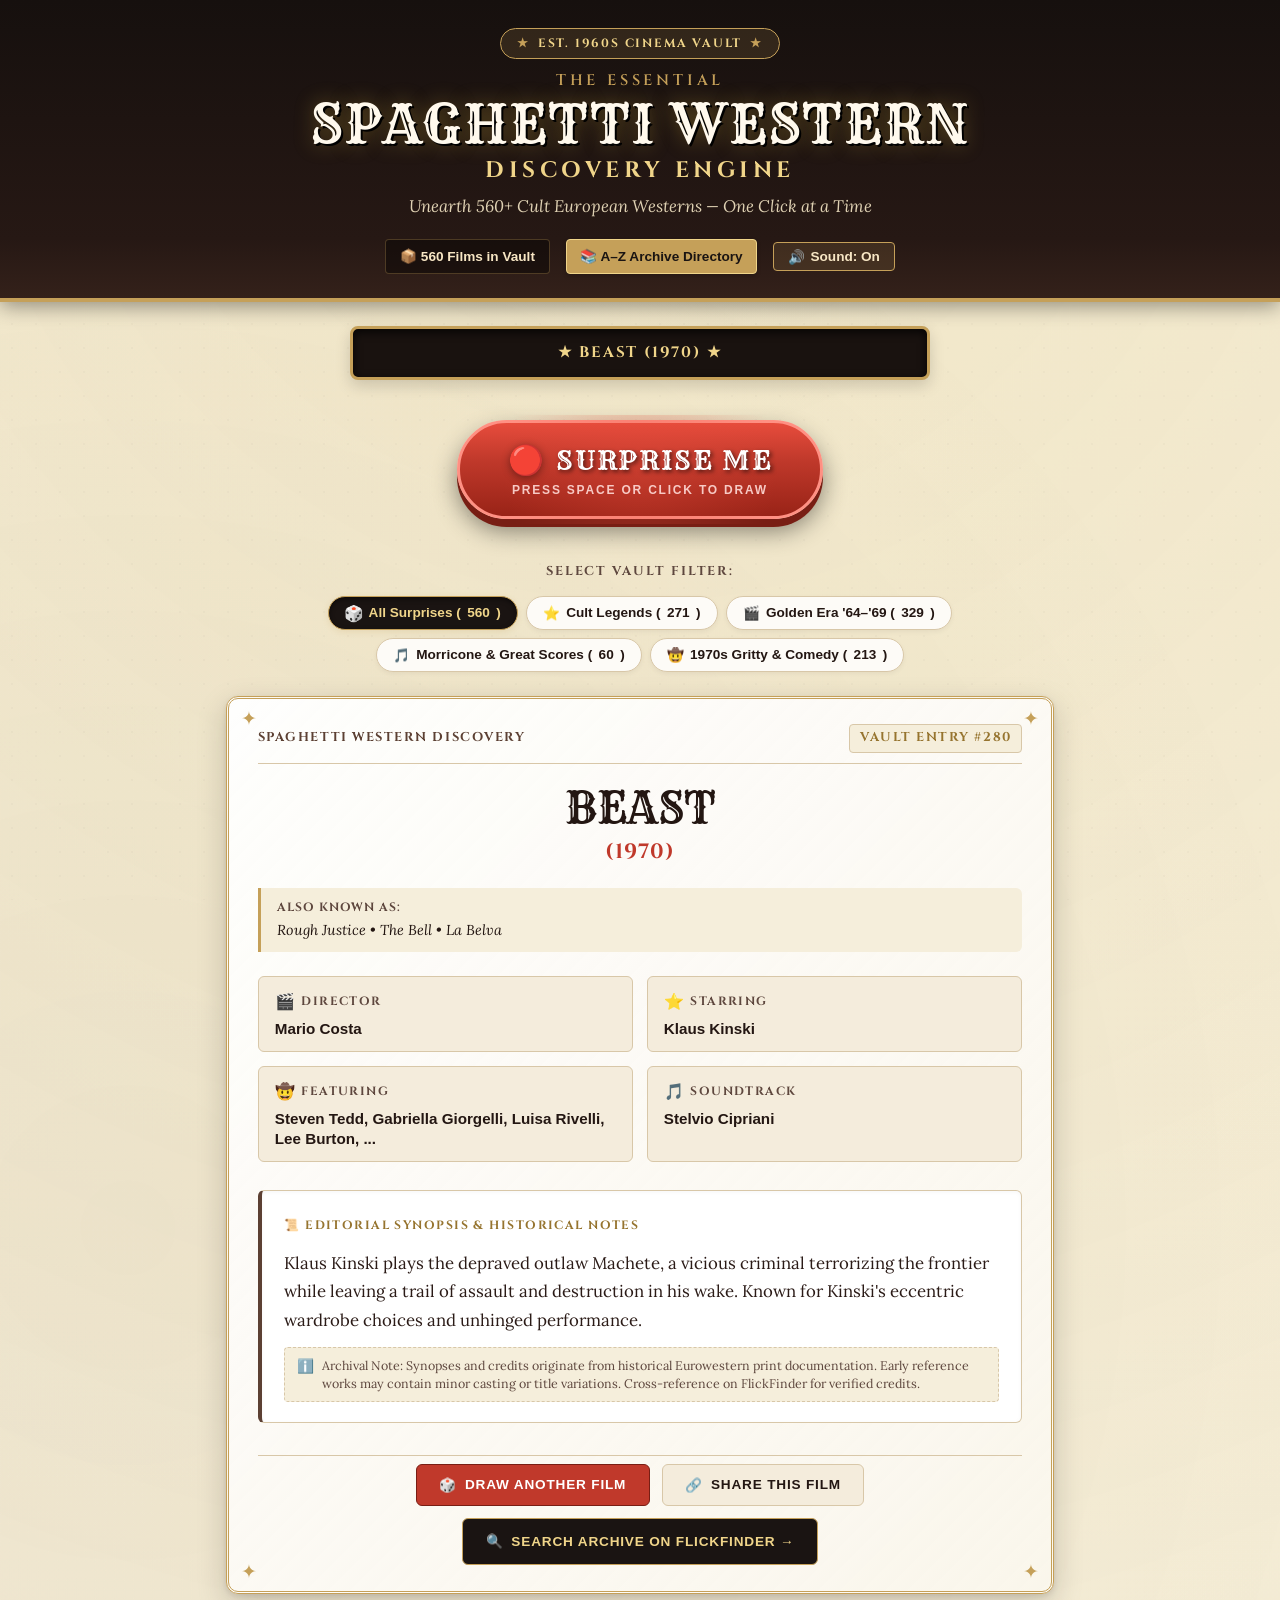
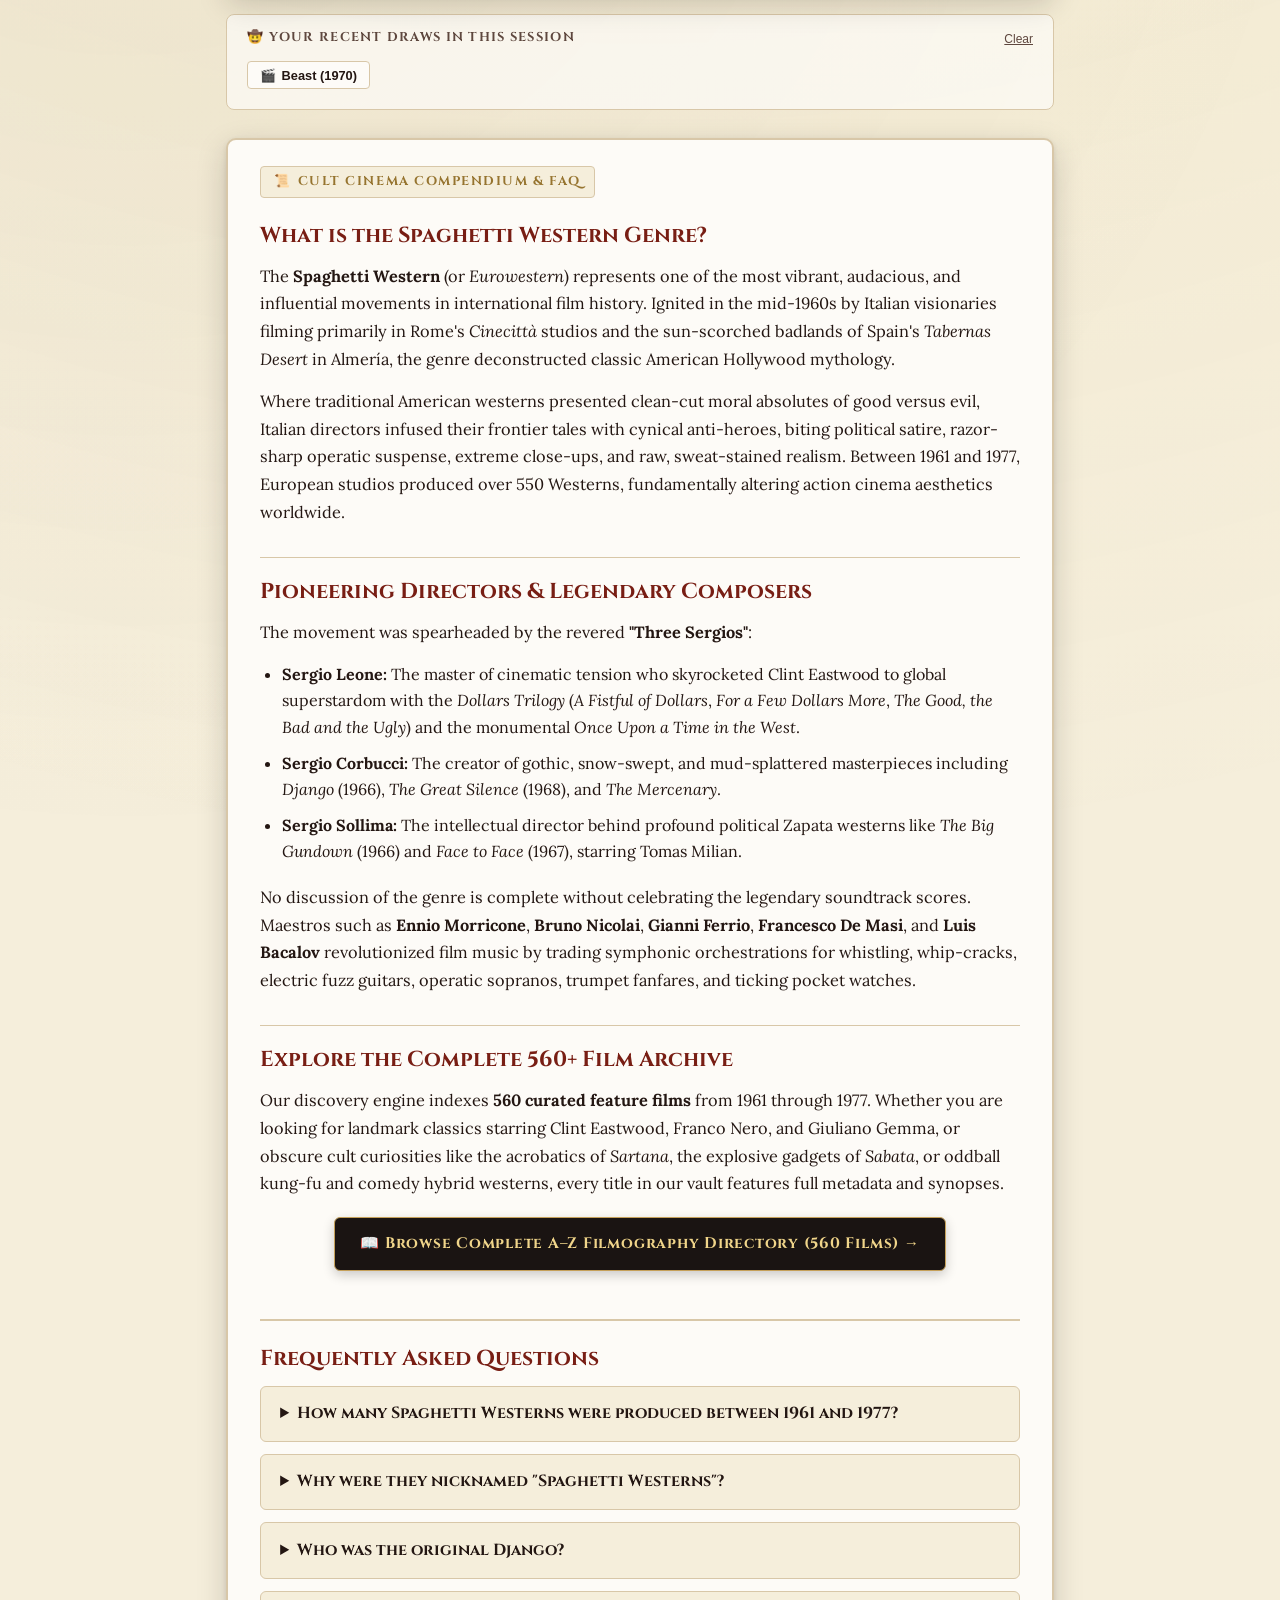
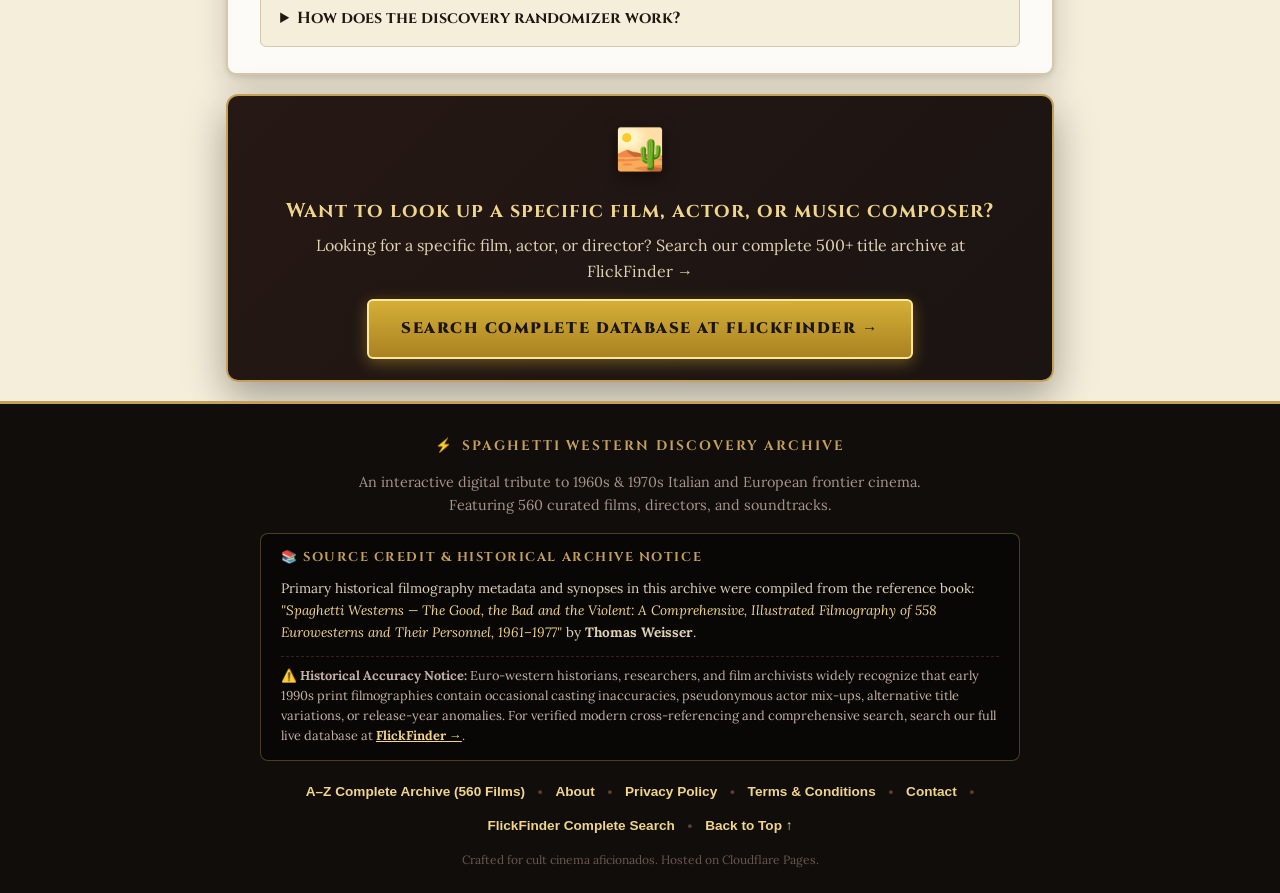
<file: index.html>
<!DOCTYPE html>
<html lang="en">
<head>
  <!-- Google tag (gtag.js) -->
  <script async src="https://www.googletagmanager.com/gtag/js?id=G-N15805MXQL"></script>
  <script>
    window.dataLayer = window.dataLayer || [];
    function gtag(){dataLayer.push(arguments);}
    gtag('js', new Date());
    gtag('config', 'G-N15805MXQL');
  </script>
  <meta charset="UTF-8">
  <meta name="viewport" content="width=device-width, initial-scale=1.0">
  <title>Spaghetti Western Discovery — 560+ Cult Euro-Westerns (1961–1977)</title>
  <meta name="description" id="meta-desc" content="Discover 560+ cult Spaghetti Westerns with our instant randomizer slot machine. Unearth rare Italian and European frontier cinema gems from the 1960s and 70s.">
  <meta name="keywords" content="Spaghetti Western, Italian Western, Sergio Leone, Ennio Morricone, Franco Nero, Giuliano Gemma, Euro Westerns, Cult Cinema, Film Discovery, Clint Eastwood, Western Movie Randomizer">
  <meta name="theme-color" content="#1a1412">
  <meta name="robots" content="index, follow">
  <link rel="canonical" id="meta-canonical" href="https://spaghetti-westerns.softcoverbooks.co.za/">

  <!-- OpenGraph / Facebook -->
  <meta property="og:type" content="website">
  <meta property="og:url" id="og-url" content="https://spaghetti-westerns.softcoverbooks.co.za/">
  <meta property="og:title" id="og-title" content="Spaghetti Western Discovery — 560+ Cult Euro-Westerns">
  <meta property="og:description" id="og-desc" content="Unearth 560+ Cult European Westerns — One Click at a Time. Instant discovery slot machine for 1960s and 70s Italian frontier cinema.">
  <meta property="og:image" content="https://spaghetti-westerns.softcoverbooks.co.za/1.jpg">

  <!-- Twitter Card -->
  <meta name="twitter:card" content="summary_large_image">
  <meta name="twitter:title" id="tw-title" content="Spaghetti Western Discovery — 560+ Cult Euro-Westerns">
  <meta name="twitter:description" id="tw-desc" content="Unearth 560+ Cult European Westerns — One Click at a Time. Instant discovery slot machine for 1960s and 70s Italian frontier cinema.">
  <meta name="twitter:image" content="https://spaghetti-westerns.softcoverbooks.co.za/1.jpg">

  <!-- Google Fonts Preconnect & Optimized Loading -->
  <link rel="preconnect" href="https://fonts.googleapis.com">
  <link rel="preconnect" href="https://fonts.gstatic.com" crossorigin>
  <link href="https://fonts.googleapis.com/css2?family=Cinzel:wght@600;700;900&family=Lora:ital,wght@0,400;0,600;1,400&family=Rye&display=swap" rel="stylesheet">

  <link rel="stylesheet" href="style.css?v=2.3">

  <!-- Schema.org WebSite & WebApplication Structured Data -->
  <script type="application/ld+json">
  {
    "@context": "https://schema.org",
    "@graph": [
      {
        "@type": "WebSite",
        "@id": "https://spaghetti-westerns.softcoverbooks.co.za/#website",
        "url": "https://spaghetti-westerns.softcoverbooks.co.za/",
        "name": "Spaghetti Western Discovery",
        "description": "The essential interactive discovery engine and filmography for 560+ European Spaghetti Western films produced between 1961 and 1977.",
        "inLanguage": "en-US"
      },
      {
        "@type": "WebApplication",
        "@id": "https://spaghetti-westerns.softcoverbooks.co.za/#webapp",
        "name": "Spaghetti Western Discovery Engine",
        "url": "https://spaghetti-westerns.softcoverbooks.co.za/",
        "applicationCategory": "EntertainmentApplication",
        "operatingSystem": "All",
        "description": "Random film discovery engine for 560+ Italian and European Spaghetti Westerns with full metadata, trivia, and deep-linking."
      },
      {
        "@type": "FAQPage",
        "@id": "https://spaghetti-westerns.softcoverbooks.co.za/#faq",
        "mainEntity": [
          {
            "@type": "Question",
            "name": "What is the Spaghetti Western film genre?",
            "acceptedAnswer": {
              "@type": "Answer",
              "text": "The Spaghetti Western is a broad subgenre of Western films that emerged in the mid-1960s, predominantly produced and directed by Italian filmmakers and often co-produced with Spain, West Germany, and France. Filmed in locations like the Tabernas Desert in Almería, Spain, and Rome's Cinecittà studios, they are known for operatic violence, moral ambiguity, cynical anti-heroes, extreme close-ups, and iconic musical scores by composers such as Ennio Morricone."
            }
          },
          {
            "@type": "Question",
            "name": "How many Spaghetti Westerns were made between 1961 and 1977?",
            "acceptedAnswer": {
              "@type": "Answer",
              "text": "Over 550 feature-length European Westerns were produced during the golden era between 1961 and the late 1970s. Our archive meticulously indexes 560 of these cult titles with release years, alternative international titles, directors, lead stars, and soundtrack composers."
            }
          },
          {
            "@type": "Question",
            "name": "Who was the original Django?",
            "acceptedAnswer": {
              "@type": "Answer",
              "text": "The original Django was portrayed by Italian actor Franco Nero in Sergio Corbucci's landmark 1966 film 'Django'. The character became an international sensation, inspiring over 30 unofficial sequels and imitators throughout European cinema."
            }
          },
          {
            "@type": "Question",
            "name": "How does the Spaghetti Western discovery randomizer work?",
            "acceptedAnswer": {
              "@type": "Answer",
              "text": "Clicking the 'Surprise Me' button triggers a fast client-side slot-machine randomizer that selects a film from our curated 560-title database. Every draw updates the URL with a unique parameter (e.g., ?film=django-1966) allowing users to bookmark, share, and deep-link directly to any film."
            }
          }
        ]
      }
    ]
  }
  </script>

  <!-- Dynamic Movie Schema Placeholder (populated on ?film= or user draw) -->
  <script type="application/ld+json" id="movie-schema"></script>
  <link rel="icon" type="image/x-icon" href="/favicon.ico">
  <link rel="icon" type="image/png" sizes="32x32" href="/favicon-32x32.png">
  <link rel="icon" type="image/png" sizes="16x16" href="/favicon-16x16.png">
  <link rel="apple-touch-icon" sizes="180x180" href="/apple-touch-icon.png">
</head>
<body>
  <div class="dust-overlay" aria-hidden="true"></div>

  <!-- Header Container -->
  <header class="site-header">
    <div class="header-inner">
      <div class="header-badge">
        <span class="badge-star">★</span>
        <span class="badge-text">EST. 1960s CINEMA VAULT</span>
        <span class="badge-star">★</span>
      </div>
      <h1 class="site-title">
        <span class="title-sub">THE ESSENTIAL</span>
        <span class="title-main">SPAGHETTI WESTERN</span>
        <span class="title-accent">DISCOVERY ENGINE</span>
      </h1>
      <p class="site-tagline">Unearth 560+ Cult European Westerns — One Click at a Time</p>
      
      <div class="header-controls">
        <span class="vault-counter" id="vault-count-badge">📦 560 Films in Vault</span>
        <a href="/archive" class="header-archive-link" title="Browse full A-Z directory">📚 A–Z Archive Directory</a>
        <button type="button" class="sound-toggle-btn" id="sound-btn" aria-label="Toggle sound effects">
          <span id="sound-icon">🔊</span> <span id="sound-text">Sound: On</span>
        </button>
      </div>
    </div>
  </header>


  <main class="main-content" id="main-app">
    <!-- Centerpiece Draw Machine -->
    <section class="draw-centerpiece" aria-labelledby="draw-heading">
      <h2 id="draw-heading" class="sr-only">Draw a Random Spaghetti Western</h2>

      <div class="slot-machine-hud">
        <div class="hud-ticker-window" id="hud-ticker">
          <div class="ticker-content" id="ticker-text">READY FOR YOUR NEXT DRAW</div>
        </div>
      </div>

      <div class="button-stage">
        <button type="button" class="btn-surprise-me" id="draw-btn" aria-label="Draw a random spaghetti western film">
          <span class="btn-glow" aria-hidden="true"></span>
          <span class="btn-inner">
            <span class="btn-icon">🔴</span>
            <span class="btn-text">SURPRISE ME</span>
          </span>
          <span class="btn-subtext">Press SPACE or Click to Draw</span>
        </button>
      </div>

      <!-- Filter Pills -->
      <div class="filters-container" role="radiogroup" aria-label="Discovery Filters">
        <span class="filters-label">SELECT VAULT FILTER:</span>
        <div class="filter-pills">
          <button type="button" class="filter-pill active" data-filter="all" role="radio" aria-checked="true">
            <span class="pill-icon">🎲</span> All Surprises (<span id="count-all">560</span>)
          </button>
          <button type="button" class="filter-pill" data-filter="cult_icons" role="radio" aria-checked="false">
            <span class="pill-icon">⭐</span> Cult Legends (<span id="count-cult">210</span>)
          </button>
          <button type="button" class="filter-pill" data-filter="golden_era" role="radio" aria-checked="false">
            <span class="pill-icon">🎬</span> Golden Era '64–'69 (<span id="count-golden">340</span>)
          </button>
          <button type="button" class="filter-pill" data-filter="morricone" role="radio" aria-checked="false">
            <span class="pill-icon">🎵</span> Morricone &amp; Great Scores (<span id="count-music">85</span>)
          </button>
          <button type="button" class="filter-pill" data-filter="seventies" role="radio" aria-checked="false">
            <span class="pill-icon">🤠</span> 1970s Gritty &amp; Comedy (<span id="count-seventies">210</span>)
          </button>
        </div>
      </div>
    </section>

    <!-- Film Result Card Display -->
    <section class="result-section" id="result-section" aria-live="polite">
      <article class="western-card" id="film-card">
        <!-- Card Corner Flourishes -->
        <div class="card-ornament top-left" aria-hidden="true">✦</div>
        <div class="card-ornament top-right" aria-hidden="true">✦</div>
        <div class="card-ornament bottom-left" aria-hidden="true">✦</div>
        <div class="card-ornament bottom-right" aria-hidden="true">✦</div>

        <!-- Card Header Badge -->
        <div class="card-header-bar">
          <span class="card-tag">SPAGHETTI WESTERN DISCOVERY</span>
          <span class="card-film-number" id="film-vault-number">VAULT ENTRY #---</span>
        </div>

        <!-- Title & Year -->
        <div class="card-title-block">
          <h3 class="film-title" id="film-title">Loading Vault Title...</h3>
          <span class="film-year" id="film-year">(----)</span>
        </div>

        <!-- Alternative Titles -->
        <div class="alt-titles-wrapper" id="alt-titles-box">
          <span class="alt-titles-label">Also Known As:</span>
          <p class="alt-titles-text" id="film-alt-titles">—</p>
        </div>

        <!-- Key Personnel 4-Box Grid -->
        <div class="personnel-grid">
          <div class="personnel-card">
            <div class="personnel-header">
              <span class="personnel-icon">🎬</span>
              <span class="personnel-role">DIRECTOR</span>
            </div>
            <div class="personnel-name" id="film-director">—</div>
          </div>

          <div class="personnel-card">
            <div class="personnel-header">
              <span class="personnel-icon">⭐</span>
              <span class="personnel-role">STARRING</span>
            </div>
            <div class="personnel-name" id="film-star">—</div>
          </div>

          <div class="personnel-card">
            <div class="personnel-header">
              <span class="personnel-icon">🤠</span>
              <span class="personnel-role">FEATURING</span>
            </div>
            <div class="personnel-name" id="film-costars">—</div>
          </div>

          <div class="personnel-card">
            <div class="personnel-header">
              <span class="personnel-icon">🎵</span>
              <span class="personnel-role">SOUNDTRACK</span>
            </div>
            <div class="personnel-name" id="film-music">—</div>
          </div>
        </div>

        <!-- Editorial Synopsis Box -->
        <div class="synopsis-box">
          <div class="synopsis-header">
            <span class="synopsis-badge">📜 EDITORIAL SYNOPSIS &amp; HISTORICAL NOTES</span>
          </div>
          <p class="synopsis-content" id="film-synopsis">
            Click the red "Surprise Me" button above or press Space to randomly select and review a Spaghetti Western from our 560+ title archive.
          </p>
          <div class="synopsis-disclaimer">
            <span class="disclaimer-icon">ℹ️</span>
            <span class="disclaimer-text">Archival Note: Synopses and credits originate from historical Eurowestern print documentation. Early reference works may contain minor casting or title variations. Cross-reference on FlickFinder for verified credits.</span>
          </div>
        </div>

        <!-- Card Actions -->
        <div class="card-actions">
          <button type="button" class="btn-card-action btn-draw-again" id="card-draw-btn">
            <span>🎲</span> DRAW ANOTHER FILM
          </button>
          <button type="button" class="btn-card-action btn-share" id="share-btn">
            <span>🔗</span> SHARE THIS FILM
          </button>
          <a href="https://flickfuture.com/flickfinder" target="_blank" rel="noopener noreferrer" class="btn-card-action btn-search-more" id="flickfinder-card-link">
            <span>🔍</span> SEARCH ARCHIVE ON FLICKFINDER →
          </a>
        </div>
      </article>
    </section>

    <!-- Recent Session Draws History Drawer -->
    <section class="recent-draws-section" id="recent-section">
      <div class="recent-header">
        <h4 class="recent-title">🤠 YOUR RECENT DRAWS IN THIS SESSION</h4>
        <button type="button" class="recent-clear-btn" id="clear-history-btn" title="Clear history">Clear</button>
      </div>
      <div class="recent-scroll-container" id="recent-list">
        <p class="recent-empty">Your drawn films will appear here for quick reference.</p>
      </div>
    </section>

    <!-- Editorial & Educational Deep-Dive Section (AdSense & SEO Rich Content) -->
    <section class="editorial-faq-section" id="editorial-guide">
      <div class="editorial-badge">
        <span>📜</span> CULT CINEMA COMPENDIUM &amp; FAQ
      </div>

      <article class="editorial-block">
        <h2 class="editorial-heading">What is the Spaghetti Western Genre?</h2>
        <p class="editorial-paragraph">
          The <strong>Spaghetti Western</strong> (or <em>Eurowestern</em>) represents one of the most vibrant, audacious, and influential movements in international film history. Ignited in the mid-1960s by Italian visionaries filming primarily in Rome's <em>Cinecittà</em> studios and the sun-scorched badlands of Spain's <em>Tabernas Desert</em> in Almería, the genre deconstructed classic American Hollywood mythology.
        </p>
        <p class="editorial-paragraph">
          Where traditional American westerns presented clean-cut moral absolutes of good versus evil, Italian directors infused their frontier tales with cynical anti-heroes, biting political satire, razor-sharp operatic suspense, extreme close-ups, and raw, sweat-stained realism. Between 1961 and 1977, European studios produced over 550 Westerns, fundamentally altering action cinema aesthetics worldwide.
        </p>
      </article>

      <article class="editorial-block">
        <h2 class="editorial-heading">Pioneering Directors &amp; Legendary Composers</h2>
        <p class="editorial-paragraph">
          The movement was spearheaded by the revered <strong>"Three Sergios"</strong>:
        </p>
        <ul class="editorial-list">
          <li><strong>Sergio Leone:</strong> The master of cinematic tension who skyrocketed Clint Eastwood to global superstardom with the <em>Dollars Trilogy</em> (<em>A Fistful of Dollars</em>, <em>For a Few Dollars More</em>, <em>The Good, the Bad and the Ugly</em>) and the monumental <em>Once Upon a Time in the West</em>.</li>
          <li><strong>Sergio Corbucci:</strong> The creator of gothic, snow-swept, and mud-splattered masterpieces including <em>Django</em> (1966), <em>The Great Silence</em> (1968), and <em>The Mercenary</em>.</li>
          <li><strong>Sergio Sollima:</strong> The intellectual director behind profound political Zapata westerns like <em>The Big Gundown</em> (1966) and <em>Face to Face</em> (1967), starring Tomas Milian.</li>
        </ul>
        <p class="editorial-paragraph">
          No discussion of the genre is complete without celebrating the legendary soundtrack scores. Maestros such as <strong>Ennio Morricone</strong>, <strong>Bruno Nicolai</strong>, <strong>Gianni Ferrio</strong>, <strong>Francesco De Masi</strong>, and <strong>Luis Bacalov</strong> revolutionized film music by trading symphonic orchestrations for whistling, whip-cracks, electric fuzz guitars, operatic sopranos, trumpet fanfares, and ticking pocket watches.
        </p>
      </article>

      <article class="editorial-block">
        <h2 class="editorial-heading">Explore the Complete 560+ Film Archive</h2>
        <p class="editorial-paragraph">
          Our discovery engine indexes <strong>560 curated feature films</strong> from 1961 through 1977. Whether you are looking for landmark classics starring Clint Eastwood, Franco Nero, and Giuliano Gemma, or obscure cult curiosities like the acrobatics of <em>Sartana</em>, the explosive gadgets of <em>Sabata</em>, or oddball kung-fu and comedy hybrid westerns, every title in our vault features full metadata and synopses.
        </p>
        <div class="editorial-cta-box">
          <a href="/archive" class="editorial-archive-btn">
            📖 Browse Complete A–Z Filmography Directory (560 Films) →
          </a>
        </div>
      </article>

      <!-- Frequently Asked Questions Accordion -->
      <section class="faq-container">
        <h2 class="editorial-heading">Frequently Asked Questions</h2>
        
        <details class="faq-item">
          <summary class="faq-question">How many Spaghetti Westerns were produced between 1961 and 1977?</summary>
          <div class="faq-answer">
            <p>Historians estimate that over 550 European Westerns were produced during the peak boom years. Our database indexes 560 documented titles, covering Italian, Spanish, West German (Karl May series), and French co-productions.</p>
          </div>
        </details>

        <details class="faq-item">
          <summary class="faq-question">Why were they nicknamed "Spaghetti Westerns"?</summary>
          <div class="faq-answer">
            <p>The label was originally coined by American and British film critics in the mid-1960s to describe Westerns financed by Italian production companies and directed by Italian filmmakers. While initially used somewhat pejoratively, it quickly became an affectionate badge of honor denoting high style, unforgettable music, and thrilling frontier action.</p>
          </div>
        </details>

        <details class="faq-item">
          <summary class="faq-question">Who was the original Django?</summary>
          <div class="faq-answer">
            <p>The iconic character of Django was created by director Sergio Corbucci and portrayed by Franco Nero in the classic 1966 film <em>Django</em>. The character's coffin-dragging mystique was so popular that European distributors retitled dozens of unrelated films with 'Django' in the title to capitalize on its box-office success.</p>
          </div>
        </details>

        <details class="faq-item">
          <summary class="faq-question">How does the discovery randomizer work?</summary>
          <div class="faq-answer">
            <p>The "Surprise Me" engine randomly draws from our 560-film vault, complete with filter options for Cult Legends, the Golden Era (1964–1969), Ennio Morricone scores, and 1970s gritty titles. Each draw dynamically updates your browser URL with a unique parameter (e.g., <code>?film=the-big-gundown-1966</code>), enabling permanent bookmarking and direct sharing.</p>
          </div>
        </details>
      </section>
    </section>
  </main>


  <!-- Traffic Funnel Callout Card -->
  <section class="funnel-banner-wrapper">
    <div class="funnel-banner">
      <div class="funnel-icon">🏜️</div>
      <div class="funnel-text">
        <h3 class="funnel-title">Want to look up a specific film, actor, or music composer?</h3>
        <p class="funnel-description">
          Looking for a specific film, actor, or director? Search our complete 500+ title archive at FlickFinder →
        </p>
      </div>
      <a href="https://flickfuture.com/flickfinder" target="_blank" rel="noopener noreferrer" class="funnel-btn">
        SEARCH COMPLETE DATABASE AT FLICKFINDER →
      </a>
    </div>
  </section>

  <!-- Site Footer -->
  <footer class="site-footer">
    <div class="footer-inner">
      <div class="footer-badge">
        <span class="seal-icon">⚡</span>
        <span class="seal-text">SPAGHETTI WESTERN DISCOVERY ARCHIVE</span>
      </div>
      <p class="footer-copy">
        An interactive digital tribute to 1960s &amp; 1970s Italian and European frontier cinema. Featuring 560 curated films, directors, and soundtracks.
      </p>

      <!-- Source Credit & Historical Disclaimer Box -->
      <div class="footer-attribution-box">
        <h5 class="attribution-title">📚 SOURCE CREDIT &amp; HISTORICAL ARCHIVE NOTICE</h5>
        <p class="attribution-text">
          Primary historical filmography metadata and synopses in this archive were compiled from the reference book:
          <br>
          <em class="book-title">"Spaghetti Westerns — The Good, the Bad and the Violent: A Comprehensive, Illustrated Filmography of 558 Eurowesterns and Their Personnel, 1961–1977"</em> by <strong>Thomas Weisser</strong>.
        </p>
        <p class="attribution-disclaimer">
          ⚠️ <strong>Historical Accuracy Notice:</strong> Euro-western historians, researchers, and film archivists widely recognize that early 1990s print filmographies contain occasional casting inaccuracies, pseudonymous actor mix-ups, alternative title variations, or release-year anomalies. For verified modern cross-referencing and comprehensive search, search our full live database at <a href="https://flickfuture.com/flickfinder" target="_blank" rel="noopener noreferrer">FlickFinder →</a>.
        </p>
      </div>

      <div class="footer-links">
        <a href="/archive">A–Z Complete Archive (560 Films)</a>
        <span class="divider">•</span>
        <a href="/about">About</a>
        <span class="divider">•</span>
        <a href="/privacy">Privacy Policy</a>
        <span class="divider">•</span>
        <a href="/terms">Terms &amp; Conditions</a>
        <span class="divider">•</span>
        <a href="/contact">Contact</a>
        <span class="divider">•</span>
        <a href="https://flickfuture.com/flickfinder" target="_blank" rel="noopener noreferrer">FlickFinder Complete Search</a>
        <span class="divider">•</span>
        <a href="#main-app">Back to Top ↑</a>
      </div>
      <p class="footer-subcopy">
        Crafted for cult cinema aficionados. Hosted on Cloudflare Pages.
      </p>
    </div>
  </footer>

  <!-- Toast Notification -->
  <div class="toast-notification" id="toast" role="status" aria-live="polite">
    <span class="toast-icon">📋</span>
    <span class="toast-message" id="toast-text">Film link copied to clipboard!</span>
  </div>

  <script src="app.js?v=2.1" defer></script>
</body>
</html>
</file>
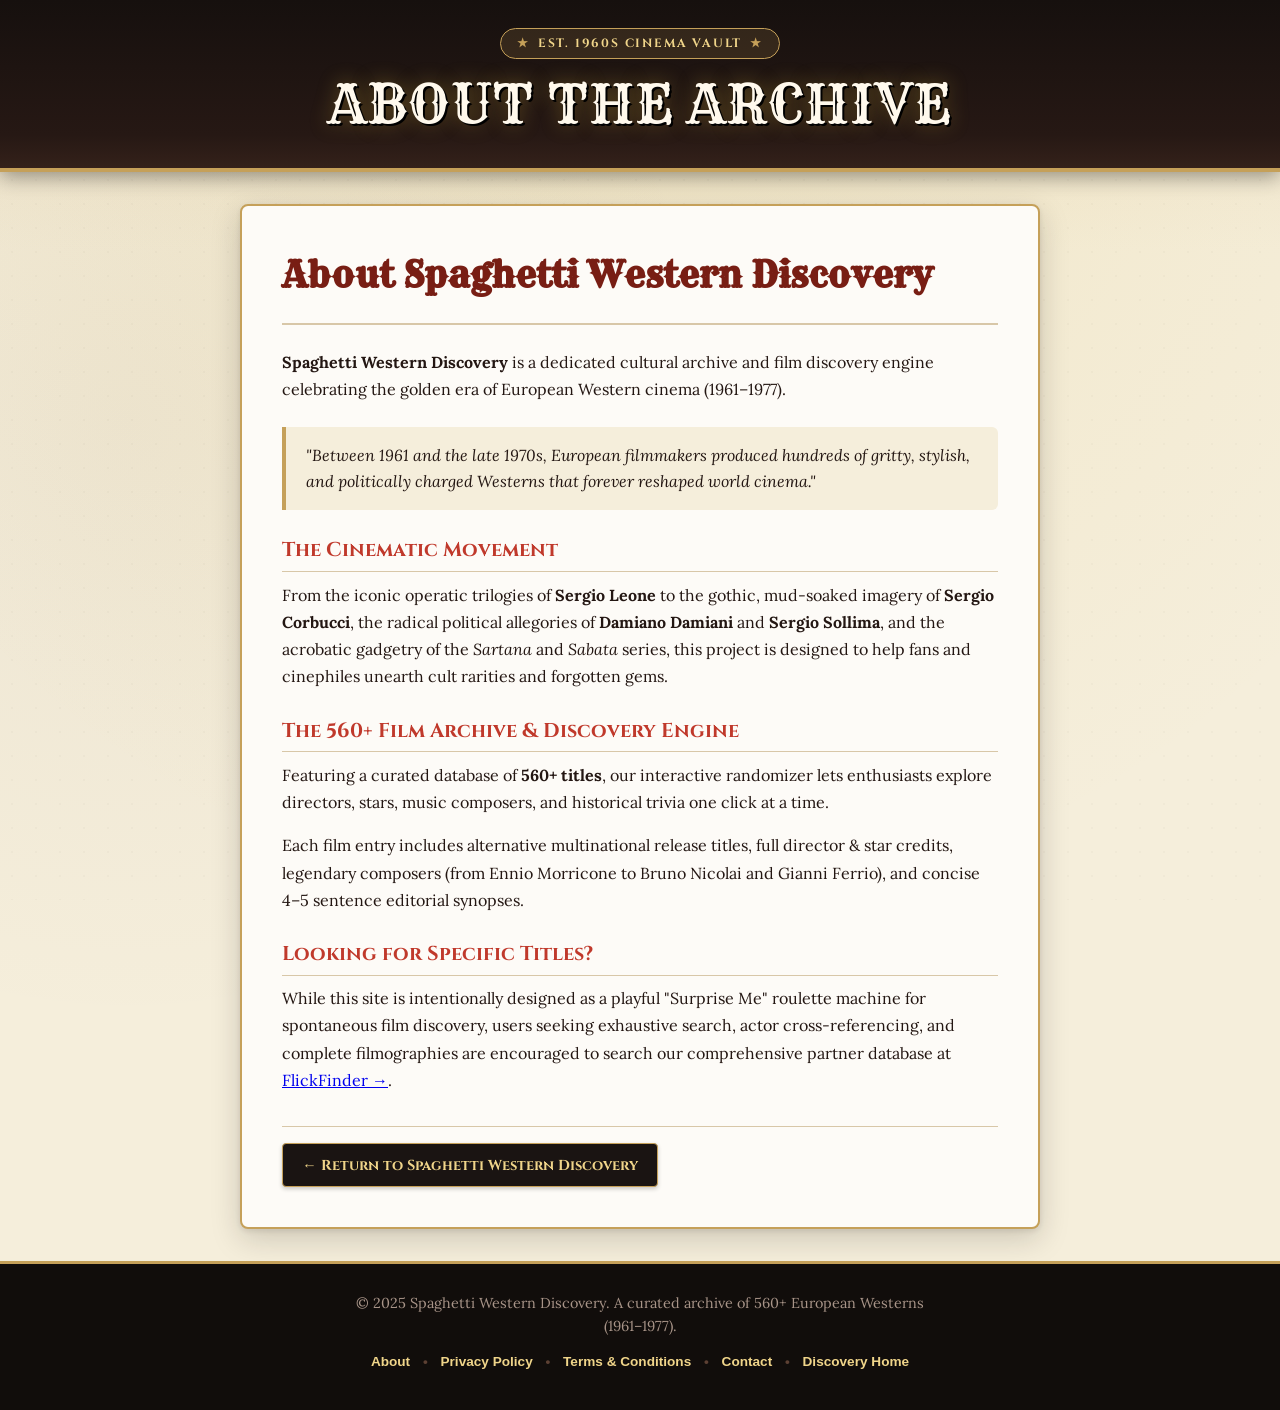
<file: about.html>
<!DOCTYPE html>
<html lang="en">
<head>
  <!-- Google tag (gtag.js) -->
  <script async src="https://www.googletagmanager.com/gtag/js?id=G-N15805MXQL"></script>
  <script>
    window.dataLayer = window.dataLayer || [];
    function gtag(){dataLayer.push(arguments);}
    gtag('js', new Date());
    gtag('config', 'G-N15805MXQL');
  </script>
  <meta charset="UTF-8">
  <meta name="viewport" content="width=device-width, initial-scale=1.0">
  <title>About Us — Spaghetti Western Discovery</title>
  <meta name="description" content="About Spaghetti Western Discovery — A cultural archive of 560+ 1960s & 1970s European Western films.">
  <meta name="theme-color" content="#1a1412">
  <meta name="robots" content="index, follow">
  <link rel="canonical" href="https://spaghetti-westerns.softcoverbooks.co.za/about">

  <!-- OpenGraph / Facebook -->
  <meta property="og:type" content="website">
  <meta property="og:url" content="https://spaghetti-westerns.softcoverbooks.co.za/about">
  <meta property="og:title" content="About Us — Spaghetti Western Discovery">
  <meta property="og:description" content="About Spaghetti Western Discovery — A cultural archive of 560+ 1960s & 1970s European Western films.">
  <meta property="og:image" content="https://spaghetti-westerns.softcoverbooks.co.za/1.jpg">

  <!-- Twitter Card -->
  <meta name="twitter:card" content="summary_large_image">
  <meta name="twitter:title" content="About Us — Spaghetti Western Discovery">
  <meta name="twitter:description" content="About Spaghetti Western Discovery — A cultural archive of 560+ 1960s & 1970s European Western films.">
  <meta name="twitter:image" content="https://spaghetti-westerns.softcoverbooks.co.za/1.jpg">

  <!-- Schema.org Structured Data -->
  <script type="application/ld+json">
  {
    "@context": "https://schema.org",
    "@type": "AboutPage",
    "name": "About Spaghetti Western Discovery",
    "url": "https://spaghetti-westerns.softcoverbooks.co.za/about",
    "description": "About Spaghetti Western Discovery — A cultural archive of 560+ 1960s & 1970s European Western films.",
    "isPartOf": {
      "@type": "WebSite",
      "name": "Spaghetti Western Discovery",
      "url": "https://spaghetti-westerns.softcoverbooks.co.za/"
    }
  }
  </script>

  <link rel="preconnect" href="https://fonts.googleapis.com">
  <link rel="preconnect" href="https://fonts.gstatic.com" crossorigin>
  <link href="https://fonts.googleapis.com/css2?family=Cinzel:wght@600;700;900&family=Lora:ital,wght@0,400;0,600;1,400&family=Rye&display=swap" rel="stylesheet">
  <link rel="stylesheet" href="style.css?v=2.3">
  <style>
    .policy-container {
      max-width: 800px;
      margin: 2rem auto;
      padding: 2.5rem;
      background: var(--bg-card);
      border: 2px solid var(--accent-gold);
      border-radius: 8px;
      box-shadow: var(--shadow-card);
      color: var(--text-main);
      position: relative;
      z-index: 2;
    }
    .policy-header {
      border-bottom: 2px solid var(--border-soft);
      padding-bottom: 1rem;
      margin-bottom: 1.5rem;
    }
    .policy-title {
      font-family: var(--font-western);
      font-size: 2.2rem;
      color: var(--accent-red-dark);
      margin-bottom: 0.3rem;
    }
    .policy-container h2 {
      font-family: var(--font-display);
      font-size: 1.25rem;
      color: var(--accent-red);
      margin: 1.5rem 0 0.6rem;
      border-bottom: 1px solid var(--border-soft);
      padding-bottom: 0.3rem;
    }
    .policy-container p {
      margin-bottom: 1rem;
      line-height: 1.7;
    }
    .archive-highlight-box {
      background: var(--bg-sand);
      border-left: 4px solid var(--accent-gold);
      padding: 1rem 1.25rem;
      border-radius: 0 6px 6px 0;
      margin: 1.5rem 0;
      font-style: italic;
    }
    .back-nav {
      margin-top: 2rem;
      padding-top: 1rem;
      border-top: 1px solid var(--border-soft);
    }
    .back-btn {
      display: inline-flex;
      align-items: center;
      gap: 0.4rem;
      font-family: var(--font-display);
      font-size: 0.9rem;
      font-weight: 700;
      background: var(--bg-dark-wood);
      color: var(--accent-gold-light) !important;
      padding: 0.6rem 1.2rem;
      border-radius: 4px;
      text-decoration: none !important;
      border: 1px solid var(--accent-gold);
      transition: all 0.2s ease;
    }
    .back-btn:hover {
      background: #2b1f1b;
      color: #fff !important;
      transform: translateY(-2px);
    }

    @media (max-width: 680px) {
      .policy-container {
        padding: 1.25rem 1rem;
        margin: 1.25rem auto;
        overflow-wrap: break-word;
        word-break: break-word;
        -webkit-hyphens: auto;
        hyphens: auto;
      }
      .policy-title {
        font-size: 1.7rem;
        overflow-wrap: break-word;
        word-break: break-word;
        -webkit-hyphens: auto;
        hyphens: auto;
      }
      .policy-container h2 {
        font-size: 1.15rem;
        overflow-wrap: break-word;
        word-break: break-word;
      }
      .policy-container p,
      .policy-container li,
      .policy-container a {
        overflow-wrap: anywhere;
        word-break: break-word;
        -webkit-hyphens: auto;
        hyphens: auto;
      }
      .back-btn {
        width: 100%;
        justify-content: center;
        text-align: center;
        font-size: 0.82rem;
        padding: 0.6rem 0.8rem;
        white-space: normal;
        overflow-wrap: break-word;
        -webkit-hyphens: auto;
        hyphens: auto;
      }
    }
  </style>
  <link rel="icon" type="image/x-icon" href="/favicon.ico">
  <link rel="icon" type="image/png" sizes="32x32" href="/favicon-32x32.png">
  <link rel="icon" type="image/png" sizes="16x16" href="/favicon-16x16.png">
  <link rel="apple-touch-icon" sizes="180x180" href="/apple-touch-icon.png">
</head>
<body>
  <div class="dust-overlay" aria-hidden="true"></div>

  <header class="site-header">
    <div class="header-inner">
      <div class="header-badge">
        <span class="badge-star">★</span>
        <span class="badge-text">EST. 1960s CINEMA VAULT</span>
        <span class="badge-star">★</span>
      </div>
      <h2 class="site-title">
        <span class="title-main">ABOUT THE ARCHIVE</span>
      </h2>
    </div>
  </header>

  <main class="policy-container">
    <div class="policy-header">
      <h1 class="policy-title">About Spaghetti Western Discovery</h1>
    </div>

    <p><strong>Spaghetti Western Discovery</strong> is a dedicated cultural archive and film discovery engine celebrating the golden era of European Western cinema (1961–1977).</p>

    <div class="archive-highlight-box">
      "Between 1961 and the late 1970s, European filmmakers produced hundreds of gritty, stylish, and politically charged Westerns that forever reshaped world cinema."
    </div>

    <h2>The Cinematic Movement</h2>
    <p>From the iconic operatic trilogies of <strong>Sergio Leone</strong> to the gothic, mud-soaked imagery of <strong>Sergio Corbucci</strong>, the radical political allegories of <strong>Damiano Damiani</strong> and <strong>Sergio Sollima</strong>, and the acrobatic gadgetry of the <em>Sartana</em> and <em>Sabata</em> series, this project is designed to help fans and cinephiles unearth cult rarities and forgotten gems.</p>

    <h2>The 560+ Film Archive &amp; Discovery Engine</h2>
    <p>Featuring a curated database of <strong>560+ titles</strong>, our interactive randomizer lets enthusiasts explore directors, stars, music composers, and historical trivia one click at a time.</p>
    <p>Each film entry includes alternative multinational release titles, full director &amp; star credits, legendary composers (from Ennio Morricone to Bruno Nicolai and Gianni Ferrio), and concise 4–5 sentence editorial synopses.</p>

    <h2>Looking for Specific Titles?</h2>
    <p>While this site is intentionally designed as a playful "Surprise Me" roulette machine for spontaneous film discovery, users seeking exhaustive search, actor cross-referencing, and complete filmographies are encouraged to search our comprehensive partner database at <a href="https://flickfuture.com/flickfinder" target="_blank" rel="noopener noreferrer">FlickFinder →</a>.</p>

    <div class="back-nav">
      <a href="/" class="back-btn">← Return to Spaghetti Western Discovery</a>
    </div>
  </main>

  <footer class="site-footer">
    <div class="footer-inner">
      <p class="footer-copy">© 2025 Spaghetti Western Discovery. A curated archive of 560+ European Westerns (1961–1977).</p>
      <div class="footer-links">
        <a href="/about">About</a>
        <span class="divider">•</span>
        <a href="/privacy">Privacy Policy</a>
        <span class="divider">•</span>
        <a href="/terms">Terms &amp; Conditions</a>
        <span class="divider">•</span>
        <a href="/contact">Contact</a>
        <span class="divider">•</span>
        <a href="/">Discovery Home</a>
      </div>
    </div>
  </footer>
</body>
</html>
</file>
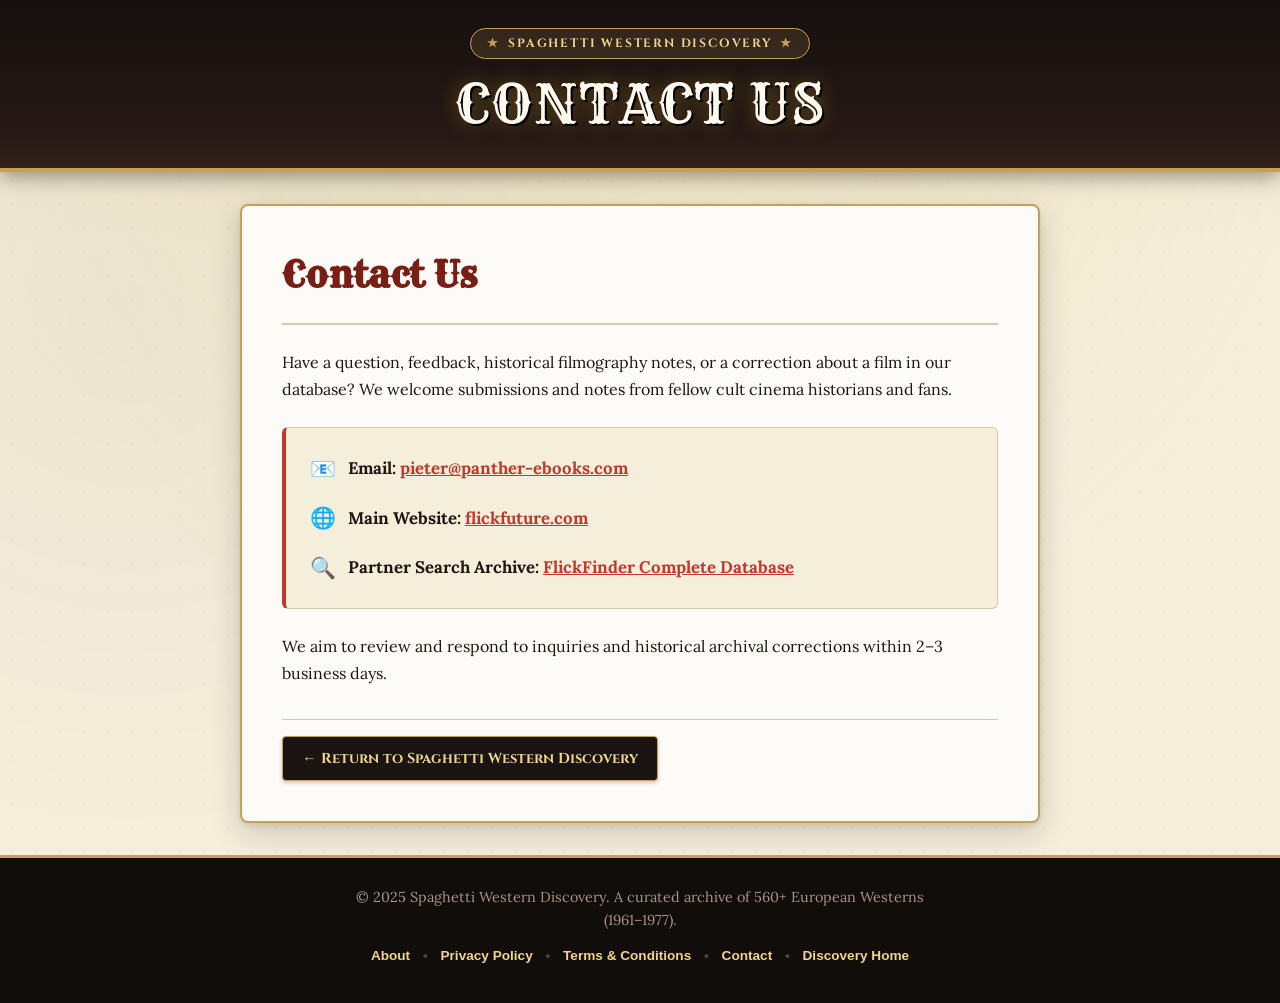
<file: contact.html>
<!DOCTYPE html>
<html lang="en">
<head>
  <!-- Google tag (gtag.js) -->
  <script async src="https://www.googletagmanager.com/gtag/js?id=G-N15805MXQL"></script>
  <script>
    window.dataLayer = window.dataLayer || [];
    function gtag(){dataLayer.push(arguments);}
    gtag('js', new Date());
    gtag('config', 'G-N15805MXQL');
  </script>
  <meta charset="UTF-8">
  <meta name="viewport" content="width=device-width, initial-scale=1.0">
  <title>Contact Us — Spaghetti Western Discovery</title>
  <meta name="description" content="Contact the Spaghetti Western Discovery team for inquiries, historical notes, and feedback.">
  <meta name="theme-color" content="#1a1412">
  <meta name="robots" content="index, follow">
  <link rel="canonical" href="https://spaghetti-westerns.softcoverbooks.co.za/contact">

  <!-- OpenGraph / Facebook -->
  <meta property="og:type" content="website">
  <meta property="og:url" content="https://spaghetti-westerns.softcoverbooks.co.za/contact">
  <meta property="og:title" content="Contact Us — Spaghetti Western Discovery">
  <meta property="og:description" content="Contact the Spaghetti Western Discovery team for inquiries, historical notes, and feedback.">
  <meta property="og:image" content="https://spaghetti-westerns.softcoverbooks.co.za/1.jpg">

  <!-- Twitter Card -->
  <meta name="twitter:card" content="summary_large_image">
  <meta name="twitter:title" content="Contact Us — Spaghetti Western Discovery">
  <meta name="twitter:description" content="Contact the Spaghetti Western Discovery team for inquiries, historical notes, and feedback.">
  <meta name="twitter:image" content="https://spaghetti-westerns.softcoverbooks.co.za/1.jpg">

  <!-- Schema.org Structured Data -->
  <script type="application/ld+json">
  {
    "@context": "https://schema.org",
    "@type": "ContactPage",
    "name": "Contact Spaghetti Western Discovery",
    "url": "https://spaghetti-westerns.softcoverbooks.co.za/contact",
    "description": "Contact the Spaghetti Western Discovery team for inquiries, historical notes, and feedback.",
    "isPartOf": {
      "@type": "WebSite",
      "name": "Spaghetti Western Discovery",
      "url": "https://spaghetti-westerns.softcoverbooks.co.za/"
    }
  }
  </script>

  <link rel="preconnect" href="https://fonts.googleapis.com">
  <link rel="preconnect" href="https://fonts.gstatic.com" crossorigin>
  <link href="https://fonts.googleapis.com/css2?family=Cinzel:wght@600;700;900&family=Lora:ital,wght@0,400;0,600;1,400&family=Rye&display=swap" rel="stylesheet">
  <link rel="stylesheet" href="style.css?v=2.3">
  <style>
    .policy-container {
      max-width: 800px;
      margin: 2rem auto;
      padding: 2.5rem;
      background: var(--bg-card);
      border: 2px solid var(--accent-gold);
      border-radius: 8px;
      box-shadow: var(--shadow-card);
      color: var(--text-main);
      position: relative;
      z-index: 2;
    }
    .policy-header {
      border-bottom: 2px solid var(--border-soft);
      padding-bottom: 1rem;
      margin-bottom: 1.5rem;
    }
    .policy-title {
      font-family: var(--font-western);
      font-size: 2.2rem;
      color: var(--accent-red-dark);
      margin-bottom: 0.3rem;
    }
    .contact-card {
      background: var(--bg-sand);
      border: 1px solid var(--border-soft);
      border-left: 4px solid var(--accent-red);
      border-radius: 6px;
      padding: 1.5rem;
      margin: 1.5rem 0;
    }
    .contact-item {
      display: flex;
      align-items: center;
      gap: 0.75rem;
      margin-bottom: 1rem;
      font-size: 1.05rem;
    }
    .contact-item:last-child {
      margin-bottom: 0;
    }
    .contact-icon {
      font-size: 1.3rem;
    }
    .contact-card a {
      color: var(--accent-red);
      font-weight: 700;
      text-decoration: underline;
    }
    .contact-card a:hover {
      color: var(--accent-red-hover);
    }
    .policy-container p {
      margin-bottom: 1rem;
      line-height: 1.7;
    }
    .back-nav {
      margin-top: 2rem;
      padding-top: 1rem;
      border-top: 1px solid var(--border-soft);
    }
    .back-btn {
      display: inline-flex;
      align-items: center;
      gap: 0.4rem;
      font-family: var(--font-display);
      font-size: 0.9rem;
      font-weight: 700;
      background: var(--bg-dark-wood);
      color: var(--accent-gold-light) !important;
      padding: 0.6rem 1.2rem;
      border-radius: 4px;
      text-decoration: none !important;
      border: 1px solid var(--accent-gold);
      transition: all 0.2s ease;
    }
    .back-btn:hover {
      background: #2b1f1b;
      color: #fff !important;
      transform: translateY(-2px);
    }

    @media (max-width: 680px) {
      .policy-container {
        padding: 1.25rem 1rem;
        margin: 1.25rem auto;
        overflow-wrap: break-word;
        word-break: break-word;
        -webkit-hyphens: auto;
        hyphens: auto;
      }
      .policy-title {
        font-size: 1.7rem;
        overflow-wrap: break-word;
        word-break: break-word;
        -webkit-hyphens: auto;
        hyphens: auto;
      }
      .contact-card {
        padding: 1rem 0.85rem;
      }
      .contact-item {
        font-size: 0.95rem;
        flex-wrap: wrap;
        gap: 0.5rem;
      }
      .contact-card a {
        overflow-wrap: anywhere;
        word-break: break-all;
      }
      .policy-container p {
        overflow-wrap: anywhere;
        word-break: break-word;
        -webkit-hyphens: auto;
        hyphens: auto;
      }
      .back-btn {
        width: 100%;
        justify-content: center;
        text-align: center;
        font-size: 0.82rem;
        padding: 0.6rem 0.8rem;
        white-space: normal;
        overflow-wrap: break-word;
        -webkit-hyphens: auto;
        hyphens: auto;
      }
    }
  </style>
  <link rel="icon" type="image/x-icon" href="/favicon.ico">
  <link rel="icon" type="image/png" sizes="32x32" href="/favicon-32x32.png">
  <link rel="icon" type="image/png" sizes="16x16" href="/favicon-16x16.png">
  <link rel="apple-touch-icon" sizes="180x180" href="/apple-touch-icon.png">
</head>
<body>
  <div class="dust-overlay" aria-hidden="true"></div>

  <header class="site-header">
    <div class="header-inner">
      <div class="header-badge">
        <span class="badge-star">★</span>
        <span class="badge-text">SPAGHETTI WESTERN DISCOVERY</span>
        <span class="badge-star">★</span>
      </div>
      <h2 class="site-title">
        <span class="title-main">CONTACT US</span>
      </h2>
    </div>
  </header>

  <main class="policy-container">
    <div class="policy-header">
      <h1 class="policy-title">Contact Us</h1>
    </div>

    <p>Have a question, feedback, historical filmography notes, or a correction about a film in our database? We welcome submissions and notes from fellow cult cinema historians and fans.</p>

    <div class="contact-card">
      <div class="contact-item">
        <span class="contact-icon">📧</span>
        <div>
          <strong>Email:</strong> <a href="mailto:pieter@panther-ebooks.com">pieter@panther-ebooks.com</a>
        </div>
      </div>
      <div class="contact-item">
        <span class="contact-icon">🌐</span>
        <div>
          <strong>Main Website:</strong> <a href="https://flickfuture.com" target="_blank" rel="noopener noreferrer">flickfuture.com</a>
        </div>
      </div>
      <div class="contact-item">
        <span class="contact-icon">🔍</span>
        <div>
          <strong>Partner Search Archive:</strong> <a href="https://flickfuture.com/flickfinder" target="_blank" rel="noopener noreferrer">FlickFinder Complete Database</a>
        </div>
      </div>
    </div>

    <p>We aim to review and respond to inquiries and historical archival corrections within 2–3 business days.</p>

    <div class="back-nav">
      <a href="/" class="back-btn">← Return to Spaghetti Western Discovery</a>
    </div>
  </main>

  <footer class="site-footer">
    <div class="footer-inner">
      <p class="footer-copy">© 2025 Spaghetti Western Discovery. A curated archive of 560+ European Westerns (1961–1977).</p>
      <div class="footer-links">
        <a href="/about">About</a>
        <span class="divider">•</span>
        <a href="/privacy">Privacy Policy</a>
        <span class="divider">•</span>
        <a href="/terms">Terms &amp; Conditions</a>
        <span class="divider">•</span>
        <a href="/contact">Contact</a>
        <span class="divider">•</span>
        <a href="/">Discovery Home</a>
      </div>
    </div>
  </footer>
</body>
</html>
</file>
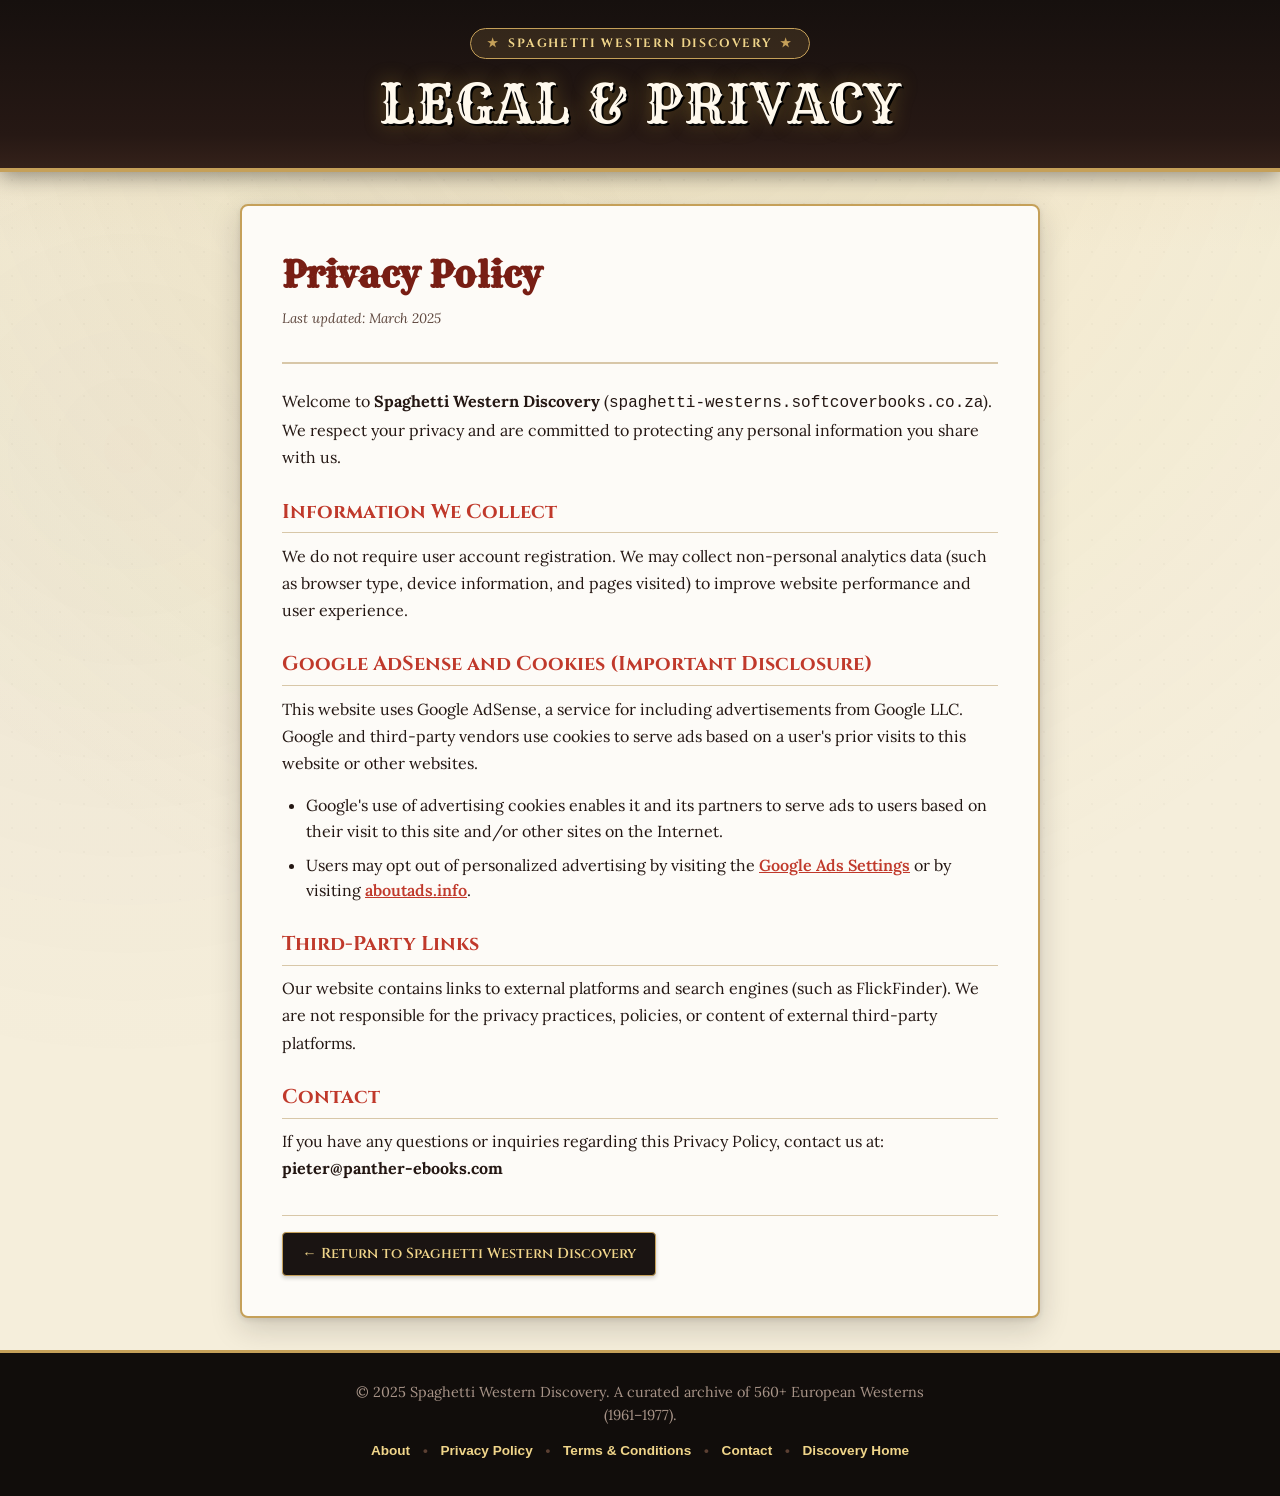
<file: privacy.html>
<!DOCTYPE html>
<html lang="en">
<head>
  <!-- Google tag (gtag.js) -->
  <script async src="https://www.googletagmanager.com/gtag/js?id=G-N15805MXQL"></script>
  <script>
    window.dataLayer = window.dataLayer || [];
    function gtag(){dataLayer.push(arguments);}
    gtag('js', new Date());
    gtag('config', 'G-N15805MXQL');
  </script>
  <meta charset="UTF-8">
  <meta name="viewport" content="width=device-width, initial-scale=1.0">
  <title>Privacy Policy — Spaghetti Western Discovery</title>
  <meta name="description" content="Privacy Policy and Google AdSense cookie disclosure for Spaghetti Western Discovery.">
  <meta name="theme-color" content="#1a1412">
  <meta name="robots" content="index, follow">
  <link rel="canonical" href="https://spaghetti-westerns.softcoverbooks.co.za/privacy">

  <!-- OpenGraph / Facebook -->
  <meta property="og:type" content="website">
  <meta property="og:url" content="https://spaghetti-westerns.softcoverbooks.co.za/privacy">
  <meta property="og:title" content="Privacy Policy — Spaghetti Western Discovery">
  <meta property="og:description" content="Privacy Policy and Google AdSense cookie disclosure for Spaghetti Western Discovery.">
  <meta property="og:image" content="https://spaghetti-westerns.softcoverbooks.co.za/1.jpg">

  <!-- Twitter Card -->
  <meta name="twitter:card" content="summary_large_image">
  <meta name="twitter:title" content="Privacy Policy — Spaghetti Western Discovery">
  <meta name="twitter:description" content="Privacy Policy and Google AdSense cookie disclosure for Spaghetti Western Discovery.">
  <meta name="twitter:image" content="https://spaghetti-westerns.softcoverbooks.co.za/1.jpg">

  <!-- Schema.org Structured Data -->
  <script type="application/ld+json">
  {
    "@context": "https://schema.org",
    "@type": "WebPage",
    "name": "Privacy Policy — Spaghetti Western Discovery",
    "url": "https://spaghetti-westerns.softcoverbooks.co.za/privacy",
    "description": "Privacy Policy and Google AdSense cookie disclosure for Spaghetti Western Discovery.",
    "isPartOf": {
      "@type": "WebSite",
      "name": "Spaghetti Western Discovery",
      "url": "https://spaghetti-westerns.softcoverbooks.co.za/"
    }
  }
  </script>

  <link rel="preconnect" href="https://fonts.googleapis.com">
  <link rel="preconnect" href="https://fonts.gstatic.com" crossorigin>
  <link href="https://fonts.googleapis.com/css2?family=Cinzel:wght@600;700;900&family=Lora:ital,wght@0,400;0,600;1,400&family=Rye&display=swap" rel="stylesheet">
  <link rel="stylesheet" href="style.css?v=2.3">
  <style>
    .policy-container {
      max-width: 800px;
      margin: 2rem auto;
      padding: 2.5rem;
      background: var(--bg-card);
      border: 2px solid var(--accent-gold);
      border-radius: 8px;
      box-shadow: var(--shadow-card);
      color: var(--text-main);
      position: relative;
      z-index: 2;
    }
    .policy-header {
      border-bottom: 2px solid var(--border-soft);
      padding-bottom: 1rem;
      margin-bottom: 1.5rem;
    }
    .policy-title {
      font-family: var(--font-western);
      font-size: 2.2rem;
      color: var(--accent-red-dark);
      margin-bottom: 0.3rem;
    }
    .policy-date {
      font-size: 0.85rem;
      color: var(--text-muted);
      font-style: italic;
    }
    .policy-container h2 {
      font-family: var(--font-display);
      font-size: 1.25rem;
      color: var(--accent-red);
      margin: 1.5rem 0 0.6rem;
      border-bottom: 1px solid var(--border-soft);
      padding-bottom: 0.3rem;
    }
    .policy-container p {
      margin-bottom: 1rem;
      line-height: 1.7;
    }
    .policy-container ul {
      margin: 0.5rem 0 1.2rem 1.5rem;
      line-height: 1.6;
    }
    .policy-container li {
      margin-bottom: 0.5rem;
    }
    .policy-container a {
      color: var(--accent-red);
      font-weight: 600;
      text-decoration: underline;
    }
    .policy-container a:hover {
      color: var(--accent-red-hover);
    }
    .back-nav {
      margin-top: 2rem;
      padding-top: 1rem;
      border-top: 1px solid var(--border-soft);
    }
    .back-btn {
      display: inline-flex;
      align-items: center;
      gap: 0.4rem;
      font-family: var(--font-display);
      font-size: 0.9rem;
      font-weight: 700;
      background: var(--bg-dark-wood);
      color: var(--accent-gold-light) !important;
      padding: 0.6rem 1.2rem;
      border-radius: 4px;
      text-decoration: none !important;
      border: 1px solid var(--accent-gold);
      transition: all 0.2s ease;
    }
    .back-btn:hover {
      background: #2b1f1b;
      color: #fff !important;
      transform: translateY(-2px);
    }

    @media (max-width: 680px) {
      .policy-container {
        padding: 1.25rem 1rem;
        margin: 1.25rem auto;
        overflow-wrap: break-word;
        word-break: break-word;
        -webkit-hyphens: auto;
        hyphens: auto;
      }
      .policy-title {
        font-size: 1.7rem;
        overflow-wrap: break-word;
        word-break: break-word;
        -webkit-hyphens: auto;
        hyphens: auto;
      }
      .policy-container h2 {
        font-size: 1.15rem;
        overflow-wrap: break-word;
        word-break: break-word;
      }
      .policy-container p,
      .policy-container li,
      .policy-container a,
      .policy-container code {
        overflow-wrap: anywhere;
        word-break: break-word;
        -webkit-hyphens: auto;
        hyphens: auto;
      }
      .back-btn {
        width: 100%;
        justify-content: center;
        text-align: center;
        font-size: 0.82rem;
        padding: 0.6rem 0.8rem;
        white-space: normal;
        overflow-wrap: break-word;
        -webkit-hyphens: auto;
        hyphens: auto;
      }
    }
  </style>
  <link rel="icon" type="image/x-icon" href="/favicon.ico">
  <link rel="icon" type="image/png" sizes="32x32" href="/favicon-32x32.png">
  <link rel="icon" type="image/png" sizes="16x16" href="/favicon-16x16.png">
  <link rel="apple-touch-icon" sizes="180x180" href="/apple-touch-icon.png">
</head>
<body>
  <div class="dust-overlay" aria-hidden="true"></div>

  <header class="site-header">
    <div class="header-inner">
      <div class="header-badge">
        <span class="badge-star">★</span>
        <span class="badge-text">SPAGHETTI WESTERN DISCOVERY</span>
        <span class="badge-star">★</span>
      </div>
      <h2 class="site-title">
        <span class="title-main">LEGAL &amp; PRIVACY</span>
      </h2>
    </div>
  </header>

  <main class="policy-container">
    <div class="policy-header">
      <h1 class="policy-title">Privacy Policy</h1>
      <p class="policy-date">Last updated: March 2025</p>
    </div>

    <p>Welcome to <strong>Spaghetti Western Discovery</strong> (<code>spaghetti-westerns.softcoverbooks.co.za</code>). We respect your privacy and are committed to protecting any personal information you share with us.</p>

    <h2>Information We Collect</h2>
    <p>We do not require user account registration. We may collect non-personal analytics data (such as browser type, device information, and pages visited) to improve website performance and user experience.</p>

    <h2>Google AdSense and Cookies (Important Disclosure)</h2>
    <p>This website uses Google AdSense, a service for including advertisements from Google LLC. Google and third-party vendors use cookies to serve ads based on a user's prior visits to this website or other websites.</p>
    <ul>
      <li>Google's use of advertising cookies enables it and its partners to serve ads to users based on their visit to this site and/or other sites on the Internet.</li>
      <li>Users may opt out of personalized advertising by visiting the <a href="https://www.google.com/settings/ads" target="_blank" rel="noopener noreferrer">Google Ads Settings</a> or by visiting <a href="https://www.aboutads.info" target="_blank" rel="noopener noreferrer">aboutads.info</a>.</li>
    </ul>

    <h2>Third-Party Links</h2>
    <p>Our website contains links to external platforms and search engines (such as FlickFinder). We are not responsible for the privacy practices, policies, or content of external third-party platforms.</p>

    <h2>Contact</h2>
    <p>If you have any questions or inquiries regarding this Privacy Policy, contact us at: <strong>pieter@panther-ebooks.com</strong></p>

    <div class="back-nav">
      <a href="/" class="back-btn">← Return to Spaghetti Western Discovery</a>
    </div>
  </main>

  <footer class="site-footer">
    <div class="footer-inner">
      <p class="footer-copy">© 2025 Spaghetti Western Discovery. A curated archive of 560+ European Westerns (1961–1977).</p>
      <div class="footer-links">
        <a href="/about">About</a>
        <span class="divider">•</span>
        <a href="/privacy">Privacy Policy</a>
        <span class="divider">•</span>
        <a href="/terms">Terms &amp; Conditions</a>
        <span class="divider">•</span>
        <a href="/contact">Contact</a>
        <span class="divider">•</span>
        <a href="/">Discovery Home</a>
      </div>
    </div>
  </footer>
</body>
</html>
</file>
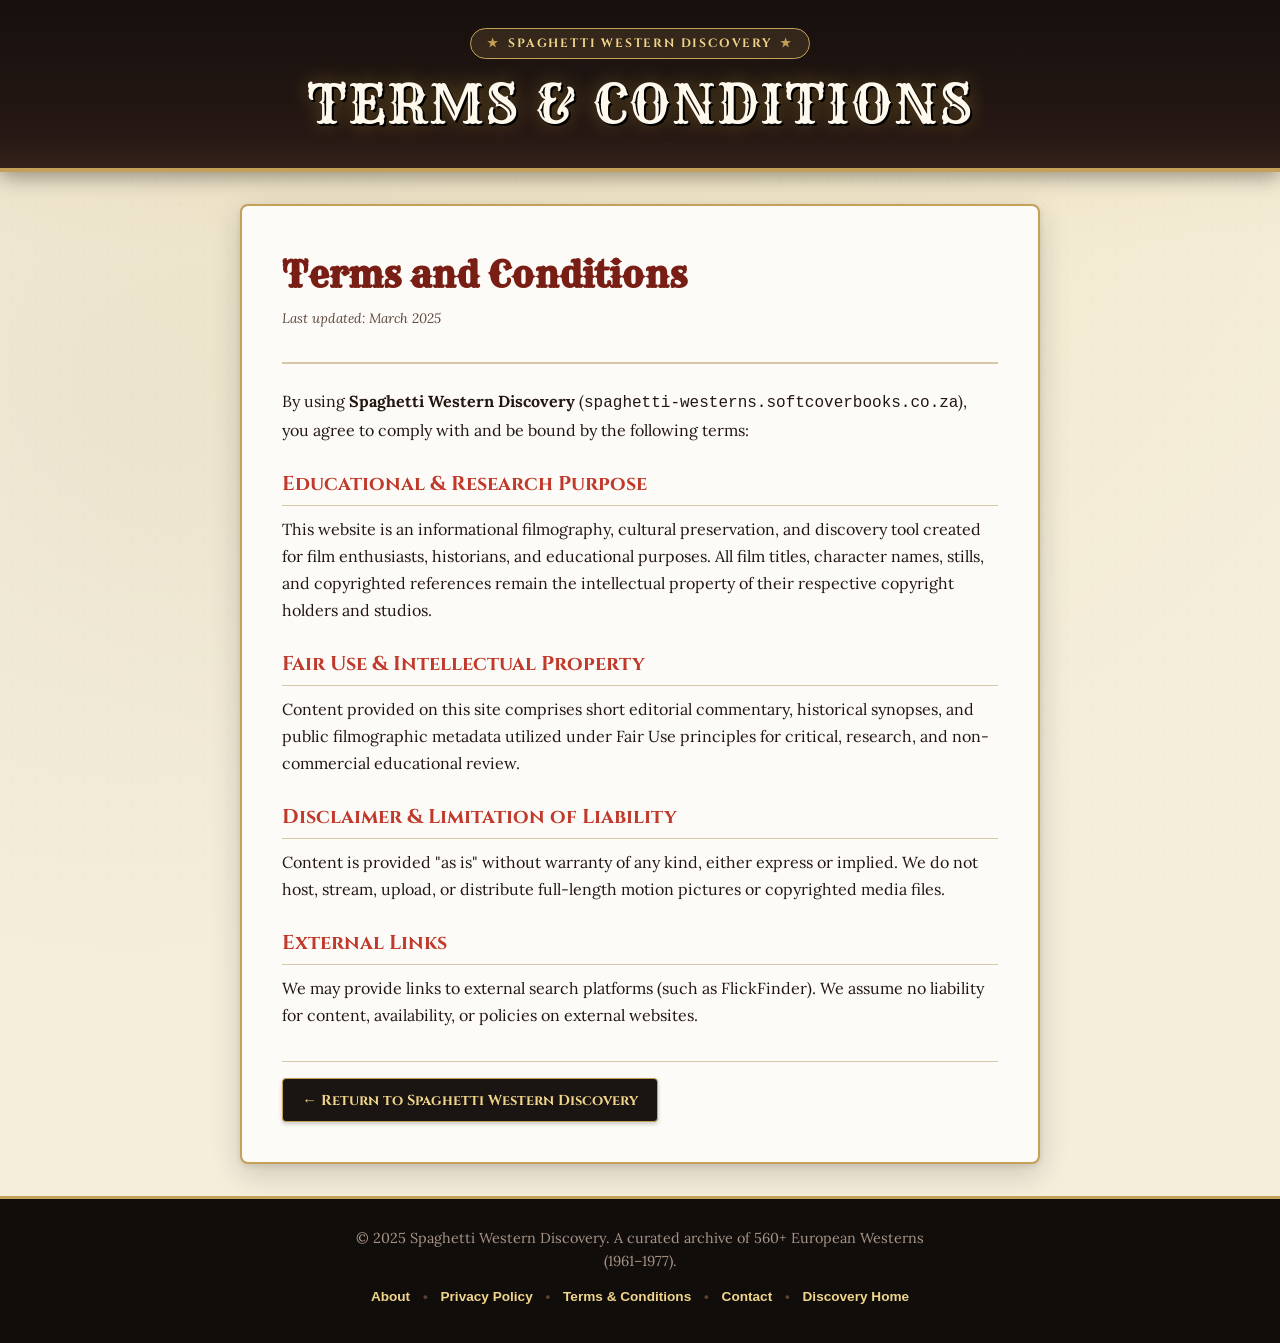
<file: terms.html>
<!DOCTYPE html>
<html lang="en">
<head>
  <!-- Google tag (gtag.js) -->
  <script async src="https://www.googletagmanager.com/gtag/js?id=G-N15805MXQL"></script>
  <script>
    window.dataLayer = window.dataLayer || [];
    function gtag(){dataLayer.push(arguments);}
    gtag('js', new Date());
    gtag('config', 'G-N15805MXQL');
  </script>
  <meta charset="UTF-8">
  <meta name="viewport" content="width=device-width, initial-scale=1.0">
  <title>Terms &amp; Conditions — Spaghetti Western Discovery</title>
  <meta name="description" content="Terms and Conditions of use for Spaghetti Western Discovery.">
  <meta name="theme-color" content="#1a1412">
  <meta name="robots" content="index, follow">
  <link rel="canonical" href="https://spaghetti-westerns.softcoverbooks.co.za/terms">

  <!-- OpenGraph / Facebook -->
  <meta property="og:type" content="website">
  <meta property="og:url" content="https://spaghetti-westerns.softcoverbooks.co.za/terms">
  <meta property="og:title" content="Terms and Conditions — Spaghetti Western Discovery">
  <meta property="og:description" content="Terms and Conditions of use for Spaghetti Western Discovery.">
  <meta property="og:image" content="https://spaghetti-westerns.softcoverbooks.co.za/1.jpg">

  <!-- Twitter Card -->
  <meta name="twitter:card" content="summary_large_image">
  <meta name="twitter:title" content="Terms and Conditions — Spaghetti Western Discovery">
  <meta name="twitter:description" content="Terms and Conditions of use for Spaghetti Western Discovery.">
  <meta name="twitter:image" content="https://spaghetti-westerns.softcoverbooks.co.za/1.jpg">

  <!-- Schema.org Structured Data -->
  <script type="application/ld+json">
  {
    "@context": "https://schema.org",
    "@type": "WebPage",
    "name": "Terms and Conditions — Spaghetti Western Discovery",
    "url": "https://spaghetti-westerns.softcoverbooks.co.za/terms",
    "description": "Terms and Conditions of use for Spaghetti Western Discovery.",
    "isPartOf": {
      "@type": "WebSite",
      "name": "Spaghetti Western Discovery",
      "url": "https://spaghetti-westerns.softcoverbooks.co.za/"
    }
  }
  </script>

  <link rel="preconnect" href="https://fonts.googleapis.com">
  <link rel="preconnect" href="https://fonts.gstatic.com" crossorigin>
  <link href="https://fonts.googleapis.com/css2?family=Cinzel:wght@600;700;900&family=Lora:ital,wght@0,400;0,600;1,400&family=Rye&display=swap" rel="stylesheet">
  <link rel="stylesheet" href="style.css?v=2.3">
  <style>
    .policy-container {
      max-width: 800px;
      margin: 2rem auto;
      padding: 2.5rem;
      background: var(--bg-card);
      border: 2px solid var(--accent-gold);
      border-radius: 8px;
      box-shadow: var(--shadow-card);
      color: var(--text-main);
      position: relative;
      z-index: 2;
    }
    .policy-header {
      border-bottom: 2px solid var(--border-soft);
      padding-bottom: 1rem;
      margin-bottom: 1.5rem;
    }
    .policy-title {
      font-family: var(--font-western);
      font-size: 2.2rem;
      color: var(--accent-red-dark);
      margin-bottom: 0.3rem;
    }
    .policy-date {
      font-size: 0.85rem;
      color: var(--text-muted);
      font-style: italic;
    }
    .policy-container h2 {
      font-family: var(--font-display);
      font-size: 1.25rem;
      color: var(--accent-red);
      margin: 1.5rem 0 0.6rem;
      border-bottom: 1px solid var(--border-soft);
      padding-bottom: 0.3rem;
    }
    .policy-container p {
      margin-bottom: 1rem;
      line-height: 1.7;
    }
    .back-nav {
      margin-top: 2rem;
      padding-top: 1rem;
      border-top: 1px solid var(--border-soft);
    }
    .back-btn {
      display: inline-flex;
      align-items: center;
      gap: 0.4rem;
      font-family: var(--font-display);
      font-size: 0.9rem;
      font-weight: 700;
      background: var(--bg-dark-wood);
      color: var(--accent-gold-light) !important;
      padding: 0.6rem 1.2rem;
      border-radius: 4px;
      text-decoration: none !important;
      border: 1px solid var(--accent-gold);
      transition: all 0.2s ease;
    }
    .back-btn:hover {
      background: #2b1f1b;
      color: #fff !important;
      transform: translateY(-2px);
    }

    @media (max-width: 680px) {
      .policy-container {
        padding: 1.25rem 1rem;
        margin: 1.25rem auto;
        overflow-wrap: break-word;
        word-break: break-word;
        -webkit-hyphens: auto;
        hyphens: auto;
      }
      .policy-title {
        font-size: 1.7rem;
        overflow-wrap: break-word;
        word-break: break-word;
        -webkit-hyphens: auto;
        hyphens: auto;
      }
      .policy-container h2 {
        font-size: 1.15rem;
        overflow-wrap: break-word;
        word-break: break-word;
      }
      .policy-container p,
      .policy-container li,
      .policy-container a,
      .policy-container code {
        overflow-wrap: anywhere;
        word-break: break-word;
        -webkit-hyphens: auto;
        hyphens: auto;
      }
      .back-btn {
        width: 100%;
        justify-content: center;
        text-align: center;
        font-size: 0.82rem;
        padding: 0.6rem 0.8rem;
        white-space: normal;
        overflow-wrap: break-word;
        -webkit-hyphens: auto;
        hyphens: auto;
      }
    }
  </style>
  <link rel="icon" type="image/x-icon" href="/favicon.ico">
  <link rel="icon" type="image/png" sizes="32x32" href="/favicon-32x32.png">
  <link rel="icon" type="image/png" sizes="16x16" href="/favicon-16x16.png">
  <link rel="apple-touch-icon" sizes="180x180" href="/apple-touch-icon.png">
</head>
<body>
  <div class="dust-overlay" aria-hidden="true"></div>

  <header class="site-header">
    <div class="header-inner">
      <div class="header-badge">
        <span class="badge-star">★</span>
        <span class="badge-text">SPAGHETTI WESTERN DISCOVERY</span>
        <span class="badge-star">★</span>
      </div>
      <h2 class="site-title">
        <span class="title-main">TERMS &amp; CONDITIONS</span>
      </h2>
    </div>
  </header>

  <main class="policy-container">
    <div class="policy-header">
      <h1 class="policy-title">Terms and Conditions</h1>
      <p class="policy-date">Last updated: March 2025</p>
    </div>

    <p>By using <strong>Spaghetti Western Discovery</strong> (<code>spaghetti-westerns.softcoverbooks.co.za</code>), you agree to comply with and be bound by the following terms:</p>

    <h2>Educational &amp; Research Purpose</h2>
    <p>This website is an informational filmography, cultural preservation, and discovery tool created for film enthusiasts, historians, and educational purposes. All film titles, character names, stills, and copyrighted references remain the intellectual property of their respective copyright holders and studios.</p>

    <h2>Fair Use &amp; Intellectual Property</h2>
    <p>Content provided on this site comprises short editorial commentary, historical synopses, and public filmographic metadata utilized under Fair Use principles for critical, research, and non-commercial educational review.</p>

    <h2>Disclaimer &amp; Limitation of Liability</h2>
    <p>Content is provided "as is" without warranty of any kind, either express or implied. We do not host, stream, upload, or distribute full-length motion pictures or copyrighted media files.</p>

    <h2>External Links</h2>
    <p>We may provide links to external search platforms (such as FlickFinder). We assume no liability for content, availability, or policies on external websites.</p>

    <div class="back-nav">
      <a href="/" class="back-btn">← Return to Spaghetti Western Discovery</a>
    </div>
  </main>

  <footer class="site-footer">
    <div class="footer-inner">
      <p class="footer-copy">© 2025 Spaghetti Western Discovery. A curated archive of 560+ European Westerns (1961–1977).</p>
      <div class="footer-links">
        <a href="/about">About</a>
        <span class="divider">•</span>
        <a href="/privacy">Privacy Policy</a>
        <span class="divider">•</span>
        <a href="/terms">Terms &amp; Conditions</a>
        <span class="divider">•</span>
        <a href="/contact">Contact</a>
        <span class="divider">•</span>
        <a href="/">Discovery Home</a>
      </div>
    </div>
  </footer>
</body>
</html>
</file>
<file: style.css>
/* ==========================================================================
   SPAGHETTI WESTERN DISCOVERY — AUTHENTIC 1960s CINEMATIC STYLESHEET
   Target: Cloudflare Pages / Jamstack (100/100 Lighthouse Performance)
   ========================================================================== */

:root {
  /* Color Palette: Sun-bleached Sand, Worn Leather, Antique Gold, Crimson Red */
  --bg-sand: #f5eedb;
  --bg-sand-dark: #e8dcbf;
  --bg-card: #fdfbf7;
  --bg-card-alt: #f4ecdc;
  --bg-dark-wood: #1a1412;
  --bg-leather: #3b2219;
  
  --text-main: #231612;
  --text-muted: #5e473e;
  --text-light: #f5eedb;
  --text-gold: #d4af37;

  --accent-gold: #c5a059;
  --accent-gold-dark: #96742f;
  --accent-gold-light: #f0d58a;
  
  --accent-red: #c0392b;
  --accent-red-hover: #e74c3c;
  --accent-red-dark: #781e14;
  --accent-red-glow: rgba(231, 76, 60, 0.4);

  --border-gold: #c5a059;
  --border-leather: #5c4033;
  --border-soft: #d8c7a8;

  /* Typography */
  --font-western: 'Rye', 'Cinzel', serif;
  --font-display: 'Cinzel', Georgia, serif;
  --font-body: 'Lora', Georgia, 'Times New Roman', serif;
  --font-sans: -apple-system, BlinkMacSystemFont, 'Segoe UI', Roboto, Helvetica, Arial, sans-serif;

  /* Elevation Shadows */
  --shadow-card: 0 10px 30px rgba(26, 20, 18, 0.18), 0 2px 6px rgba(26, 20, 18, 0.1);
  --shadow-deep: 0 15px 40px rgba(0, 0, 0, 0.35);
  --shadow-btn: 0 8px 0 var(--accent-red-dark), 0 12px 25px rgba(0, 0, 0, 0.45);
  --shadow-btn-active: 0 2px 0 var(--accent-red-dark), 0 4px 10px rgba(0, 0, 0, 0.3);

  /* Transitions */
  --transition-fast: 0.15s ease;
  --transition-normal: 0.3s cubic-bezier(0.2, 0.8, 0.2, 1);
  --transition-spring: 0.4s cubic-bezier(0.175, 0.885, 0.32, 1.275);
}

/* Reset & Box Sizing */
*, *::before, *::after {
  box-sizing: border-box;
  margin: 0;
  padding: 0;
}

html {
  font-size: 16px;
  scroll-behavior: smooth;
  background-color: var(--bg-dark-wood);
}

body {
  font-family: var(--font-body);
  color: var(--text-main);
  background-color: var(--bg-sand);
  background-image: 
    radial-gradient(circle at 50% 0%, rgba(212, 175, 55, 0.12) 0%, transparent 60%),
    radial-gradient(circle at 10% 30%, rgba(92, 64, 51, 0.05) 0%, transparent 40%),
    linear-gradient(to bottom, #ede1c7 0%, #f5eedb 250px, #f5eedb 100%);
  min-height: 100vh;
  line-height: 1.6;
  position: relative;
  overflow-x: hidden;
  -webkit-font-smoothing: antialiased;
}

/* Atmospheric Dust & Grain Texture Overlay */
.dust-overlay {
  position: fixed;
  top: 0;
  left: 0;
  width: 100%;
  height: 100%;
  pointer-events: none;
  background-image: radial-gradient(rgba(0,0,0,0.03) 1px, transparent 0);
  background-size: 24px 24px;
  opacity: 0.6;
  z-index: 1;
}

/* Screen Reader Utility */
.sr-only {
  position: absolute;
  width: 1px;
  height: 1px;
  padding: 0;
  margin: -1px;
  overflow: hidden;
  clip: rect(0, 0, 0, 0);
  border: 0;
}

/* ==========================================================================
   HEADER SECTION
   ========================================================================== */
.site-header {
  position: relative;
  background: linear-gradient(180deg, #16100e 0%, #261814 80%, #34211a 100%);
  color: var(--text-light);
  padding: 1.75rem 1rem 1.5rem;
  text-align: center;
  border-bottom: 4px solid var(--accent-gold);
  box-shadow: 0 4px 20px rgba(0, 0, 0, 0.4);
  z-index: 2;
}

.header-inner {
  max-width: 860px;
  margin: 0 auto;
  position: relative;
}

.header-badge {
  display: inline-flex;
  align-items: center;
  gap: 0.5rem;
  background: rgba(197, 160, 89, 0.15);
  border: 1px solid var(--accent-gold);
  padding: 0.3rem 1rem;
  border-radius: 999px;
  font-family: var(--font-display);
  font-size: 0.75rem;
  font-weight: 700;
  letter-spacing: 0.15em;
  color: var(--accent-gold-light);
  margin-bottom: 0.8rem;
  text-transform: uppercase;
}

.badge-star {
  color: var(--accent-gold);
}

.site-title {
  margin-bottom: 0.6rem;
  text-transform: uppercase;
  letter-spacing: 0.04em;
  line-height: 1.15;
}

.title-sub {
  display: block;
  font-family: var(--font-display);
  font-size: 0.95rem;
  font-weight: 600;
  letter-spacing: 0.25em;
  color: var(--accent-gold);
  margin-bottom: 0.2rem;
}

.title-main {
  display: block;
  font-family: var(--font-western);
  font-size: clamp(2rem, 6vw, 3.4rem);
  font-weight: 400;
  color: #fff9ed;
  text-shadow: 2px 2px 0 #000, 0 0 20px rgba(212, 175, 55, 0.4);
}

.title-accent {
  display: block;
  font-family: var(--font-display);
  font-size: clamp(1rem, 3vw, 1.4rem);
  font-weight: 700;
  letter-spacing: 0.2em;
  color: var(--accent-gold-light);
  margin-top: 0.2rem;
}

.site-tagline {
  font-family: var(--font-body);
  font-style: italic;
  font-size: 1.05rem;
  color: #dfd1b3;
  max-width: 620px;
  margin: 0.5rem auto 1.2rem;
}

.header-controls {
  display: flex;
  justify-content: center;
  align-items: center;
  flex-wrap: wrap;
  gap: 1rem;
  margin-top: 0.8rem;
}

.vault-counter {
  font-family: var(--font-sans);
  font-size: 0.85rem;
  font-weight: 600;
  color: #f7e6c4;
  background: rgba(0, 0, 0, 0.4);
  padding: 0.35rem 0.85rem;
  border-radius: 4px;
  border: 1px solid rgba(197, 160, 89, 0.3);
}

.sound-toggle-btn {
  background: rgba(197, 160, 89, 0.15);
  border: 1px solid var(--accent-gold);
  color: #f7e6c4;
  font-family: var(--font-sans);
  font-size: 0.85rem;
  font-weight: 600;
  padding: 0.35rem 0.85rem;
  border-radius: 4px;
  cursor: pointer;
  transition: all var(--transition-fast);
  display: inline-flex;
  align-items: center;
  gap: 0.35rem;
}

.sound-toggle-btn:hover {
  background: rgba(197, 160, 89, 0.3);
  color: #fff;
  border-color: var(--accent-gold-light);
}


/* ==========================================================================
   MAIN CONTENT & CENTERPIECE
   ========================================================================== */
.main-content {
  max-width: 860px;
  margin: 0 auto;
  padding: 1.5rem 1rem 0;
  position: relative;
  z-index: 2;
}

.draw-centerpiece {
  text-align: center;
  margin-bottom: 1.5rem;
}

/* Mechanical Slot Machine HUD Ticker */
.slot-machine-hud {
  max-width: 580px;
  margin: 0 auto 1.5rem;
  background: #19120f;
  border: 3px solid var(--accent-gold);
  border-radius: 8px;
  padding: 0.5rem 1rem;
  box-shadow: inset 0 3px 10px rgba(0, 0, 0, 0.8), 0 6px 15px rgba(0, 0, 0, 0.15);
}

.hud-ticker-window {
  overflow: hidden;
  height: 2rem;
  display: flex;
  align-items: center;
  justify-content: center;
}

.ticker-content {
  font-family: var(--font-display);
  font-size: 0.95rem;
  font-weight: 700;
  letter-spacing: 0.12em;
  color: var(--accent-gold-light);
  text-transform: uppercase;
  white-space: nowrap;
  transition: transform 0.1s ease-out;
}

.ticker-content.spinning {
  color: #ffde7a;
  text-shadow: 0 0 10px rgba(255, 222, 122, 0.8);
  animation: ticker-glitch 0.08s infinite linear alternate;
}

@keyframes ticker-glitch {
  0% { transform: translateY(-2px); }
  100% { transform: translateY(2px); }
}

/* The Grand 3D Red "Surprise Me" Button */
.button-stage {
  margin: 1rem 0 1.5rem;
  position: relative;
  display: inline-block;
}

.btn-surprise-me {
  position: relative;
  background: linear-gradient(180deg, #e74c3c 0%, #c0392b 40%, #992317 100%);
  color: #ffffff;
  border: 3px solid #ff9083;
  border-radius: 999px;
  padding: 1.2rem 3rem;
  cursor: pointer;
  box-shadow: var(--shadow-btn);
  transition: transform var(--transition-fast), box-shadow var(--transition-fast), background var(--transition-fast);
  outline: none;
  touch-action: manipulation;
  user-select: none;
  min-width: 300px;
}

.btn-glow {
  position: absolute;
  top: -8px;
  left: -8px;
  right: -8px;
  bottom: -8px;
  border-radius: 999px;
  background: radial-gradient(circle, var(--accent-red-glow) 0%, transparent 70%);
  opacity: 0.8;
  animation: pulse-beacon 2.4s infinite ease-in-out;
  pointer-events: none;
}

@keyframes pulse-beacon {
  0%, 100% { transform: scale(0.98); opacity: 0.5; }
  50% { transform: scale(1.05); opacity: 0.9; }
}

.btn-inner {
  display: flex;
  align-items: center;
  justify-content: center;
  gap: 0.8rem;
  position: relative;
  z-index: 2;
}

.btn-icon {
  font-size: 1.8rem;
  filter: drop-shadow(0 2px 4px rgba(0, 0, 0, 0.4));
  animation: rotate-dice 4s infinite ease-in-out;
}

@keyframes rotate-dice {
  0%, 100% { transform: rotate(0deg); }
  25% { transform: rotate(-10deg); }
  75% { transform: rotate(10deg); }
}

.btn-text {
  font-family: var(--font-western);
  font-size: 1.7rem;
  letter-spacing: 0.06em;
  text-shadow: 2px 2px 4px rgba(0, 0, 0, 0.6);
}

.btn-subtext {
  display: block;
  font-family: var(--font-sans);
  font-size: 0.75rem;
  font-weight: 700;
  letter-spacing: 0.15em;
  color: #ffdbd7;
  text-transform: uppercase;
  margin-top: 0.4rem;
  opacity: 0.9;
}

.btn-surprise-me:hover {
  background: linear-gradient(180deg, #ff5e4d 0%, #d63031 40%, #b32b1f 100%);
  transform: translateY(-2px);
  box-shadow: 0 10px 0 var(--accent-red-dark), 0 16px 30px rgba(0, 0, 0, 0.5);
}

.btn-surprise-me:active, .btn-surprise-me.pressed {
  transform: translateY(6px);
  box-shadow: var(--shadow-btn-active);
}

/* Filter Pills */
.filters-container {
  margin-top: 1.2rem;
}

.filters-label {
  display: block;
  font-family: var(--font-display);
  font-size: 0.8rem;
  font-weight: 700;
  letter-spacing: 0.15em;
  color: var(--text-muted);
  margin-bottom: 0.8rem;
}

.filter-pills {
  display: flex;
  flex-wrap: wrap;
  justify-content: center;
  gap: 0.5rem;
}

.filter-pill {
  background: var(--bg-card);
  border: 1.5px solid var(--border-soft);
  color: var(--text-main);
  padding: 0.5rem 1rem;
  border-radius: 999px;
  font-family: var(--font-sans);
  font-size: 0.85rem;
  font-weight: 600;
  cursor: pointer;
  transition: all var(--transition-fast);
  display: inline-flex;
  align-items: center;
  gap: 0.4rem;
  box-shadow: 0 2px 5px rgba(0, 0, 0, 0.05);
}

.filter-pill:hover {
  border-color: var(--accent-gold);
  background: #fff;
  transform: translateY(-1px);
}

.filter-pill.active {
  background: var(--bg-dark-wood);
  color: var(--accent-gold-light);
  border-color: var(--accent-gold);
  box-shadow: inset 0 2px 5px rgba(0,0,0,0.5), 0 2px 6px rgba(197, 160, 89, 0.2);
}

.filter-pill.active .pill-icon {
  transform: scale(1.15);
}

/* ==========================================================================
   RESULT CARD
   ========================================================================== */
.result-section {
  margin-top: 1.5rem;
}

.western-card {
  background: var(--bg-card);
  border: 3px double var(--accent-gold);
  border-radius: 12px;
  padding: 1.6rem 1.8rem;
  box-shadow: var(--shadow-card);
  position: relative;
  transition: opacity var(--transition-normal), transform var(--transition-normal);
  background-image: linear-gradient(135deg, rgba(255,255,255,0.7) 0%, rgba(245,238,219,0.4) 100%);
}

.western-card.fade-out {
  opacity: 0.2;
  transform: scale(0.98);
}

.western-card.fade-in {
  opacity: 1;
  transform: scale(1);
  animation: card-appear 0.4s cubic-bezier(0.16, 1, 0.3, 1);
}

@keyframes card-appear {
  0% {
    opacity: 0;
    transform: translateY(16px) scale(0.97);
  }
  100% {
    opacity: 1;
    transform: translateY(0) scale(1);
  }
}

/* Vintage Corner Flourishes */
.card-ornament {
  position: absolute;
  color: var(--accent-gold);
  font-size: 1.2rem;
  line-height: 1;
  pointer-events: none;
}

.card-ornament.top-left { top: 10px; left: 12px; }
.card-ornament.top-right { top: 10px; right: 12px; }
.card-ornament.bottom-left { bottom: 10px; left: 12px; }
.card-ornament.bottom-right { bottom: 10px; right: 12px; }

/* Card Header Bar */
.card-header-bar {
  display: flex;
  justify-content: space-between;
  align-items: center;
  border-bottom: 1px solid var(--border-soft);
  padding-bottom: 0.6rem;
  margin-bottom: 1.2rem;
  font-family: var(--font-display);
  font-size: 0.8rem;
  font-weight: 700;
  letter-spacing: 0.12em;
}

.card-tag {
  color: var(--border-leather);
}

.card-film-number {
  color: var(--accent-gold-dark);
  background: var(--bg-sand);
  padding: 0.2rem 0.6rem;
  border-radius: 4px;
  border: 1px solid var(--border-soft);
}

/* Card Title Block */
.card-title-block {
  text-align: center;
  margin-bottom: 1.2rem;
}

.film-title {
  font-family: var(--font-western);
  font-size: clamp(1.8rem, 5vw, 2.7rem);
  font-weight: 400;
  color: var(--text-main);
  line-height: 1.15;
  text-transform: uppercase;
  margin-bottom: 0.2rem;
}

.film-year {
  display: inline-block;
  font-family: var(--font-display);
  font-size: 1.3rem;
  font-weight: 700;
  color: var(--accent-red);
  letter-spacing: 0.05em;
}

/* Alternative Titles */
.alt-titles-wrapper {
  background: var(--bg-sand);
  border-left: 3px solid var(--accent-gold);
  padding: 0.6rem 1rem;
  border-radius: 0 6px 6px 0;
  margin-bottom: 1.5rem;
  font-size: 0.9rem;
}

.alt-titles-label {
  font-family: var(--font-display);
  font-weight: 700;
  font-size: 0.75rem;
  color: var(--text-muted);
  text-transform: uppercase;
  letter-spacing: 0.08em;
  display: block;
  margin-bottom: 0.15rem;
}

.alt-titles-text {
  font-style: italic;
  color: var(--text-main);
}

/* Key Personnel 4-Box Grid */
.personnel-grid {
  display: grid;
  grid-template-columns: repeat(2, 1fr);
  gap: 0.85rem;
  margin-bottom: 1.8rem;
}

.personnel-card {
  background: var(--bg-card-alt);
  border: 1px solid var(--border-soft);
  border-radius: 6px;
  padding: 0.75rem 1rem;
  transition: transform var(--transition-fast), border-color var(--transition-fast);
}

.personnel-card:hover {
  border-color: var(--accent-gold);
  transform: translateY(-2px);
}

.personnel-header {
  display: flex;
  align-items: center;
  gap: 0.4rem;
  margin-bottom: 0.3rem;
}

.personnel-icon {
  font-size: 1rem;
}

.personnel-role {
  font-family: var(--font-display);
  font-size: 0.75rem;
  font-weight: 700;
  letter-spacing: 0.12em;
  color: var(--text-muted);
}

.personnel-name {
  font-family: var(--font-sans);
  font-size: 0.95rem;
  font-weight: 700;
  color: var(--text-main);
  line-height: 1.3;
}

/* Editorial Synopsis Box */
.synopsis-box {
  background: #ffffff;
  border: 1px solid var(--border-soft);
  border-left: 4px solid var(--border-leather);
  border-radius: 6px;
  padding: 1.25rem 1.4rem;
  margin-bottom: 2rem;
  box-shadow: inset 0 1px 4px rgba(0, 0, 0, 0.04);
}

.synopsis-header {
  margin-bottom: 0.75rem;
}

.synopsis-badge {
  font-family: var(--font-display);
  font-size: 0.75rem;
  font-weight: 700;
  letter-spacing: 0.12em;
  color: var(--accent-gold-dark);
}

.synopsis-content {
  font-size: 1.05rem;
  color: #2b1b17;
  line-height: 1.7;
  margin-bottom: 0.8rem;
}

.synopsis-disclaimer {
  display: flex;
  align-items: flex-start;
  gap: 0.5rem;
  background: var(--bg-sand);
  border: 1px dashed var(--border-soft);
  border-radius: 4px;
  padding: 0.5rem 0.75rem;
  font-size: 0.78rem;
  color: var(--text-muted);
  line-height: 1.45;
}

.disclaimer-icon {
  font-size: 0.85rem;
  flex-shrink: 0;
  margin-top: 1px;
}

/* Card Action Buttons */
.card-actions {
  display: flex;
  flex-wrap: wrap;
  gap: 0.75rem;
  justify-content: center;
  padding-top: 0.5rem;
  border-top: 1px solid var(--border-soft);
}

.btn-card-action {
  font-family: var(--font-sans);
  font-size: 0.85rem;
  font-weight: 700;
  letter-spacing: 0.06em;
  padding: 0.75rem 1.4rem;
  border-radius: 6px;
  cursor: pointer;
  text-decoration: none;
  display: inline-flex;
  align-items: center;
  justify-content: center;
  gap: 0.5rem;
  transition: all var(--transition-fast);
  border: 1.5px solid transparent;
}

.btn-draw-again {
  background: var(--accent-red);
  color: #ffffff;
  border-color: var(--accent-red-dark);
}

.btn-draw-again:hover {
  background: var(--accent-red-hover);
  transform: translateY(-2px);
  box-shadow: 0 4px 12px rgba(192, 57, 43, 0.35);
}

.btn-share {
  background: var(--bg-card-alt);
  color: var(--text-main);
  border-color: var(--border-soft);
}

.btn-share:hover {
  border-color: var(--accent-gold);
  background: #fff;
  transform: translateY(-2px);
  box-shadow: 0 4px 10px rgba(0, 0, 0, 0.08);
}

.btn-search-more {
  background: #1a1412;
  color: var(--accent-gold-light);
  border-color: var(--accent-gold);
}

.btn-search-more:hover {
  background: #2b1f1b;
  color: #ffffff;
  transform: translateY(-2px);
  box-shadow: 0 4px 12px rgba(0, 0, 0, 0.3);
}

/* ==========================================================================
   RECENT DRAWS HISTORY SECTION
   ========================================================================== */
.recent-draws-section {
  margin-top: 1.25rem;
  background: rgba(255, 255, 255, 0.6);
  border: 1px solid var(--border-soft);
  border-radius: 8px;
  padding: 0.85rem 1.25rem;
}

.recent-header {
  display: flex;
  justify-content: space-between;
  align-items: center;
  margin-bottom: 0.75rem;
}

.recent-title {
  font-family: var(--font-display);
  font-size: 0.8rem;
  font-weight: 700;
  letter-spacing: 0.1em;
  color: var(--text-muted);
}

.recent-clear-btn {
  background: none;
  border: none;
  color: var(--text-muted);
  font-size: 0.75rem;
  font-family: var(--font-sans);
  cursor: pointer;
  text-decoration: underline;
}

.recent-clear-btn:hover {
  color: var(--accent-red);
}

.recent-scroll-container {
  display: flex;
  gap: 0.5rem;
  overflow-x: auto;
  padding-bottom: 0.4rem;
  scrollbar-width: thin;
}

.recent-chip {
  background: var(--bg-card);
  border: 1px solid var(--border-soft);
  border-radius: 4px;
  padding: 0.35rem 0.75rem;
  font-family: var(--font-sans);
  font-size: 0.8rem;
  font-weight: 600;
  color: var(--text-main);
  white-space: nowrap;
  cursor: pointer;
  transition: all var(--transition-fast);
  display: inline-flex;
  align-items: center;
  gap: 0.35rem;
}

.recent-chip:hover {
  border-color: var(--accent-gold);
  background: #fff;
  transform: translateY(-1px);
}

.recent-empty {
  font-size: 0.85rem;
  font-style: italic;
  color: var(--text-muted);
}

/* ==========================================================================
   TRAFFIC FUNNEL BANNER (FLICKFINDER CALLOUT)
   ========================================================================== */
.funnel-banner-wrapper {
  max-width: 860px;
  margin: 1.2rem auto 0;
  padding: 0 1rem;
  position: relative;
  z-index: 2;
}

.funnel-banner {
  background: linear-gradient(135deg, #261814 0%, #1a1412 100%);
  border: 2px solid var(--accent-gold);
  border-radius: 12px;
  padding: 1.3rem 2rem;
  box-shadow: var(--shadow-deep);
  display: flex;
  flex-direction: column;
  align-items: center;
  text-align: center;
  gap: 0.9rem;
  color: #fff9ed;
}

.funnel-icon {
  font-size: 2.5rem;
  filter: drop-shadow(0 4px 8px rgba(0,0,0,0.5));
}

.funnel-title {
  font-family: var(--font-display);
  font-size: 1.25rem;
  font-weight: 700;
  letter-spacing: 0.05em;
  color: var(--accent-gold-light);
  margin-bottom: 0.4rem;
}

.funnel-description {
  font-family: var(--font-body);
  font-size: 1rem;
  color: #dfd1b3;
  max-width: 650px;
  margin: 0 auto;
}

.funnel-btn {
  background: linear-gradient(180deg, #d4af37 0%, #aa8222 100%);
  color: #1a1412;
  font-family: var(--font-display);
  font-size: 0.95rem;
  font-weight: 900;
  letter-spacing: 0.1em;
  padding: 1rem 2rem;
  border-radius: 6px;
  text-decoration: none;
  border: 2px solid #ffe699;
  box-shadow: 0 4px 15px rgba(212, 175, 55, 0.4);
  transition: all var(--transition-fast);
  display: inline-block;
  text-transform: uppercase;
}

.funnel-btn:hover {
  background: linear-gradient(180deg, #f0d58a 0%, #c5a059 100%);
  transform: translateY(-2px);
  box-shadow: 0 6px 20px rgba(212, 175, 55, 0.6);
  color: #000000;
}

/* ==========================================================================
   SITE FOOTER
   ========================================================================== */
.site-footer {
  margin-top: 1.2rem;
  background: #110d0b;
  border-top: 3px solid var(--accent-gold);
  color: #a89488;
  padding: 1.75rem 1rem 1.5rem;
  text-align: center;
  position: relative;
  z-index: 2;
}

.footer-inner {
  max-width: 860px;
  margin: 0 auto;
}

.footer-badge {
  display: inline-flex;
  align-items: center;
  gap: 0.5rem;
  color: var(--accent-gold);
  font-family: var(--font-display);
  font-size: 0.85rem;
  font-weight: 700;
  letter-spacing: 0.15em;
  margin-bottom: 0.8rem;
}

.footer-copy {
  font-size: 0.9rem;
  max-width: 580px;
  margin: 0 auto 0.8rem;
  line-height: 1.6;
}

/* Source Credit & Historical Disclaimer Box */
.footer-attribution-box {
  background: rgba(0, 0, 0, 0.45);
  border: 1px solid rgba(197, 160, 89, 0.35);
  border-radius: 8px;
  padding: 0.9rem 1.25rem;
  max-width: 760px;
  margin: 1rem auto 1.25rem;
  text-align: left;
}

.attribution-title {
  font-family: var(--font-display);
  font-size: 0.8rem;
  font-weight: 700;
  letter-spacing: 0.12em;
  color: var(--accent-gold);
  margin-bottom: 0.6rem;
  text-transform: uppercase;
}

.attribution-text {
  font-size: 0.85rem;
  color: #dfd1b3;
  line-height: 1.6;
  margin-bottom: 0.75rem;
}

.book-title {
  color: var(--accent-gold-light);
}

.attribution-disclaimer {
  font-size: 0.8rem;
  color: #c4b0a4;
  line-height: 1.55;
  border-top: 1px dashed rgba(197, 160, 89, 0.2);
  padding-top: 0.6rem;
}

.attribution-disclaimer a {
  color: var(--accent-gold-light);
  font-weight: 700;
  text-decoration: underline;
}

.attribution-disclaimer a:hover {
  color: #ffffff;
}

.footer-links {
  display: flex;
  justify-content: center;
  align-items: center;
  flex-wrap: wrap;
  gap: 0.8rem;
  font-family: var(--font-sans);
  font-size: 0.85rem;
  font-weight: 600;
  margin-bottom: 0.8rem;
}

.footer-links a {
  color: var(--accent-gold-light);
  text-decoration: none;
  transition: color var(--transition-fast);
}

.footer-links a:hover {
  color: #fff;
  text-decoration: underline;
}

.footer-links .divider {
  color: #5c4033;
}

.footer-subcopy {
  font-size: 0.75rem;
  color: #6a574f;
}

/* ==========================================================================
   TOAST NOTIFICATION
   ========================================================================== */
.toast-notification {
  position: fixed;
  bottom: 2rem;
  left: 50%;
  transform: translateX(-50%) translateY(100px);
  background: #1a1412;
  color: #fff9ed;
  border: 2px solid var(--accent-gold);
  border-radius: 8px;
  padding: 0.85rem 1.6rem;
  font-family: var(--font-sans);
  font-size: 0.95rem;
  font-weight: 700;
  display: flex;
  align-items: center;
  gap: 0.6rem;
  box-shadow: 0 10px 30px rgba(0, 0, 0, 0.6);
  opacity: 0;
  pointer-events: none;
  transition: transform 0.3s cubic-bezier(0.175, 0.885, 0.32, 1.275), opacity 0.3s ease;
  z-index: 9999;
}

.toast-notification.show {
  transform: translateX(-50%) translateY(0);
  opacity: 1;
}

/* ==========================================================================
   HEADER ARCHIVE BUTTON
   ========================================================================== */
.header-archive-link {
  display: inline-flex;
  align-items: center;
  justify-content: center;
  gap: 0.35rem;
  font-family: var(--font-sans);
  font-size: 0.85rem;
  font-weight: 700;
  color: #1a1412;
  background: var(--accent-gold);
  padding: 0.35rem 0.85rem;
  border-radius: 4px;
  border: 1px solid var(--accent-gold-light);
  text-decoration: none;
  box-shadow: 0 2px 4px rgba(0, 0, 0, 0.2);
  transition: transform 0.2s cubic-bezier(0.2, 0.8, 0.2, 1), background 0.2s ease, color 0.2s ease, box-shadow 0.2s ease;
  cursor: pointer;
}

.header-archive-link:hover {
  background: var(--accent-gold-light);
  color: #000;
  transform: translateY(-3px);
  box-shadow: 0 4px 10px rgba(0, 0, 0, 0.35);
}

.header-archive-link:active {
  transform: translateY(-1px);
  box-shadow: 0 2px 4px rgba(0, 0, 0, 0.2);
}

/* ==========================================================================
   EDITORIAL & FAQ SECTION (AdSense & SEO Rich Content)
   ========================================================================== */
.editorial-faq-section {
  margin-top: 1.75rem;
  background: var(--bg-card);
  border: 2px solid var(--border-soft);
  border-radius: 10px;
  padding: 1.6rem 2rem;
  box-shadow: var(--shadow-card);
  position: relative;
}

.editorial-badge {
  display: inline-flex;
  align-items: center;
  gap: 0.4rem;
  font-family: var(--font-display);
  font-size: 0.8rem;
  font-weight: 700;
  letter-spacing: 0.12em;
  color: var(--accent-gold-dark);
  background: var(--bg-sand);
  padding: 0.3rem 0.8rem;
  border-radius: 4px;
  border: 1px solid var(--border-soft);
  margin-bottom: 1.5rem;
  text-transform: uppercase;
}

.editorial-block {
  margin-bottom: 1.25rem;
  border-bottom: 1px solid var(--border-soft);
  padding-bottom: 1rem;
}

.editorial-block:last-of-type {
  border-bottom: none;
  margin-bottom: 1rem;
}

.editorial-heading {
  font-family: var(--font-display);
  font-size: 1.35rem;
  font-weight: 700;
  color: var(--accent-red-dark);
  margin-bottom: 0.8rem;
  line-height: 1.3;
}

.editorial-paragraph {
  font-size: 1.02rem;
  color: var(--text-main);
  line-height: 1.7;
  margin-bottom: 0.9rem;
}

.editorial-list {
  margin: 0.6rem 0 1.2rem 1.4rem;
  line-height: 1.65;
  color: var(--text-main);
}

.editorial-list li {
  margin-bottom: 0.6rem;
}

.editorial-cta-box {
  margin: 1.2rem 0 0.5rem;
  text-align: center;
}

.editorial-archive-btn {
  display: inline-flex;
  align-items: center;
  gap: 0.5rem;
  background: var(--bg-dark-wood);
  color: var(--accent-gold-light) !important;
  font-family: var(--font-display);
  font-size: 0.95rem;
  font-weight: 700;
  letter-spacing: 0.05em;
  padding: 0.85rem 1.6rem;
  border-radius: 6px;
  text-decoration: none !important;
  border: 1.5px solid var(--accent-gold);
  box-shadow: 0 4px 12px rgba(0, 0, 0, 0.2);
  transition: all var(--transition-fast);
}

.editorial-archive-btn:hover {
  background: #2b1f1b;
  color: #fff !important;
  transform: translateY(-2px);
  box-shadow: 0 6px 18px rgba(0, 0, 0, 0.35);
}

/* FAQ Accordion */
.faq-container {
  margin-top: 1.5rem;
  padding-top: 1.5rem;
  border-top: 2px solid var(--border-soft);
}

.faq-item {
  background: var(--bg-sand);
  border: 1px solid var(--border-soft);
  border-radius: 6px;
  margin-bottom: 0.75rem;
  overflow: hidden;
  transition: border-color var(--transition-fast);
}

.faq-item:last-child {
  margin-bottom: 0;
}

.faq-item[open] {
  border-color: var(--accent-gold);
  background: #ffffff;
}

.faq-question {
  font-family: var(--font-display);
  font-size: 1rem;
  font-weight: 700;
  color: var(--text-main);
  padding: 0.9rem 1.2rem;
  cursor: pointer;
  user-select: none;
  outline: none;
}

.faq-question:hover {
  color: var(--accent-red);
}

.faq-answer {
  padding: 0 1.2rem 1rem;
  font-size: 0.98rem;
  color: var(--text-muted);
  line-height: 1.65;
}

/* ==========================================================================
   A–Z ARCHIVE DIRECTORY STYLES (archive.html)
   ========================================================================== */
.alpha-nav {
  background: var(--bg-dark-wood);
  border: 2px solid var(--accent-gold);
  border-radius: 8px;
  padding: 0.85rem 1.25rem;
  margin-bottom: 1.5rem;
  box-shadow: var(--shadow-card);
}

.alpha-nav-title {
  font-family: var(--font-display);
  font-size: 0.8rem;
  font-weight: 700;
  letter-spacing: 0.15em;
  color: var(--accent-gold);
  margin-bottom: 0.75rem;
  text-transform: uppercase;
}

.alpha-pills {
  display: flex;
  flex-wrap: wrap;
  gap: 0.4rem;
}

.alpha-jump-pill {
  background: rgba(197, 160, 89, 0.15);
  border: 1px solid rgba(197, 160, 89, 0.3);
  color: var(--accent-gold-light);
  font-family: var(--font-sans);
  font-size: 0.85rem;
  font-weight: 700;
  padding: 0.35rem 0.65rem;
  border-radius: 4px;
  text-decoration: none;
  transition: all var(--transition-fast);
}

.alpha-jump-pill:hover {
  background: var(--accent-gold);
  color: #1a1412;
  border-color: var(--accent-gold-light);
}

.jump-count {
  font-size: 0.7rem;
  opacity: 0.8;
}

.archive-letter-section {
  margin-bottom: 1.5rem;
  scroll-margin-top: 2rem;
}

.archive-letter-section:last-child {
  margin-bottom: 0;
}

.letter-header {
  display: flex;
  align-items: center;
  gap: 0.8rem;
  border-bottom: 3px double var(--accent-gold);
  padding-bottom: 0.5rem;
  margin-bottom: 1.25rem;
}

.letter-heading {
  font-family: var(--font-western);
  font-size: 2.2rem;
  color: var(--accent-red-dark);
  line-height: 1;
}

.letter-badge {
  font-family: var(--font-sans);
  font-size: 0.8rem;
  font-weight: 700;
  background: var(--bg-card);
  border: 1px solid var(--border-soft);
  padding: 0.25rem 0.6rem;
  border-radius: 999px;
  color: var(--text-muted);
}

.letter-top-link {
  margin-left: auto;
  font-family: var(--font-sans);
  font-size: 0.8rem;
  font-weight: 600;
  color: var(--accent-gold-dark);
  text-decoration: none;
}

.letter-top-link:hover {
  color: var(--accent-red);
  text-decoration: underline;
}

.archive-grid {
  display: grid;
  grid-template-columns: repeat(auto-fill, minmax(260px, 1fr));
  gap: 1rem;
}

.archive-card {
  background: var(--bg-card);
  border: 1px solid var(--border-soft);
  border-radius: 6px;
  padding: 1rem;
  display: flex;
  flex-direction: column;
  box-shadow: 0 2px 6px rgba(0, 0, 0, 0.04);
  transition: transform var(--transition-fast), border-color var(--transition-fast), box-shadow var(--transition-fast);
}

.archive-card:hover {
  border-color: var(--accent-gold);
  transform: translateY(-2px);
  box-shadow: 0 6px 15px rgba(0, 0, 0, 0.08);
}

.archive-card-header {
  margin-bottom: 0.5rem;
}

.archive-card-title {
  font-family: var(--font-display);
  font-size: 1.05rem;
  line-height: 1.3;
}

.archive-link {
  color: var(--text-main);
  text-decoration: none;
}

.archive-link:hover {
  color: var(--accent-red);
  text-decoration: underline;
}

.archive-year {
  color: var(--accent-red);
  font-weight: 700;
  font-size: 0.9rem;
}

.archive-card-meta {
  display: flex;
  flex-direction: column;
  gap: 0.25rem;
  font-size: 0.8rem;
  color: var(--text-muted);
  margin-bottom: 0.6rem;
}

.meta-tag strong {
  color: var(--text-main);
}

.archive-card-synopsis {
  font-size: 0.85rem;
  color: #3b2820;
  line-height: 1.5;
  margin-bottom: 0.8rem;
  flex-grow: 1;
}

.archive-card-footer {
  margin-top: auto;
  border-top: 1px dashed var(--border-soft);
  padding-top: 0.5rem;
}

.archive-view-btn {
  font-family: var(--font-sans);
  font-size: 0.8rem;
  font-weight: 700;
  color: var(--accent-red);
  text-decoration: none;
}

.archive-view-btn:hover {
  color: var(--accent-red-hover);
  text-decoration: underline;
}

.back-btn,
.header-controls .back-btn {
  display: inline-flex;
  align-items: center;
  justify-content: center;
  gap: 0.35rem;
  font-family: var(--font-sans);
  font-size: 0.85rem;
  font-weight: 700;
  color: #1a1412 !important;
  background: var(--accent-gold);
  padding: 0.35rem 0.85rem;
  border-radius: 4px;
  border: 1px solid var(--accent-gold-light);
  text-decoration: none !important;
  box-shadow: 0 2px 4px rgba(0, 0, 0, 0.2);
  transition: transform 0.2s cubic-bezier(0.2, 0.8, 0.2, 1), background 0.2s ease, color 0.2s ease, box-shadow 0.2s ease;
  cursor: pointer;
}

.back-btn:hover,
.header-controls .back-btn:hover {
  background: var(--accent-gold-light);
  color: #000 !important;
  transform: translateY(-3px);
  box-shadow: 0 4px 10px rgba(0, 0, 0, 0.35);
}

.back-btn:active,
.header-controls .back-btn:active {
  transform: translateY(-1px);
  box-shadow: 0 2px 4px rgba(0, 0, 0, 0.2);
}

.flick-btn,
.header-controls .flick-btn {
  display: inline-flex;
  align-items: center;
  justify-content: center;
  gap: 0.35rem;
  background: var(--bg-dark-wood);
  color: var(--accent-gold-light) !important;
  font-family: var(--font-sans);
  font-size: 0.85rem;
  font-weight: 600;
  padding: 0.35rem 0.85rem;
  border-radius: 4px;
  border: 1px solid var(--accent-gold);
  text-decoration: none !important;
  box-shadow: 0 2px 4px rgba(0, 0, 0, 0.2);
  transition: transform 0.2s cubic-bezier(0.2, 0.8, 0.2, 1), background 0.2s ease, color 0.2s ease, box-shadow 0.2s ease, border-color 0.2s ease;
  cursor: pointer;
}

.flick-btn:hover,
.header-controls .flick-btn:hover {
  background: #2b1f1b;
  color: #fff !important;
  border-color: var(--accent-gold-light);
  transform: translateY(-3px);
  box-shadow: 0 4px 10px rgba(0, 0, 0, 0.35);
}

.flick-btn:active,
.header-controls .flick-btn:active {
  transform: translateY(-1px);
  box-shadow: 0 2px 4px rgba(0, 0, 0, 0.2);
}

/* ==========================================================================
   RESPONSIVE DESIGN (MOBILE OPTIMIZATIONS — CELLPHONE 9:16 SCREENS ONLY)
   ========================================================================== */
@media (max-width: 680px) {
  body {
    overflow-wrap: break-word;
    word-break: break-word;
    -webkit-hyphens: auto;
    hyphens: auto;
  }

  .site-header {
    padding: 1.3rem 1rem 1.1rem;
  }

  .site-title .title-main {
    font-size: 1.9rem;
    overflow-wrap: break-word;
    word-break: break-word;
    -webkit-hyphens: auto;
    hyphens: auto;
  }

  /* Bug 1 Fix: Slot machine ticker text multi-line, smaller font, and hyphenation */
  .slot-machine-hud {
    margin: 0 auto 0.4rem;
    padding: 0.4rem 0.6rem;
  }

  .hud-ticker-window {
    height: auto;
    min-height: 2.4rem;
    padding: 0.2rem 0.3rem;
  }

  .ticker-content {
    font-size: 0.8rem;
    letter-spacing: 0.04em;
    white-space: normal;
    text-align: center;
    line-height: 1.35;
    overflow-wrap: break-word;
    word-break: break-word;
    -webkit-hyphens: auto;
    hyphens: auto;
  }

  /* Centerpiece button stage */
  .button-stage {
    margin: 0.4rem 0 0.4rem;
    width: 100%;
    display: flex;
    justify-content: center;
  }

  /* Bug 4 Fix: Main button padding, subtext sizing/wrapping and glow containment */
  .btn-surprise-me {
    padding: 0.85rem 1rem;
    min-width: 0;
    width: 100%;
    max-width: 320px;
    overflow: hidden;
  }

  .btn-inner {
    gap: 0.5rem;
  }

  .btn-icon {
    font-size: 1.5rem;
  }

  .btn-glow {
    top: 0;
    left: 0;
    right: 0;
    bottom: 0;
  }

  .btn-text {
    font-size: 1.25rem;
  }

  .btn-subtext {
    font-size: 0.7rem;
    letter-spacing: 0.08em;
    white-space: normal;
    overflow-wrap: break-word;
    -webkit-hyphens: auto;
    hyphens: auto;
  }

  /* Point nr 4: Snug spacing between Surprise Me button and filter section */
  .filters-container {
    margin-top: 0.5rem;
  }

  .filters-label {
    margin-bottom: 0.5rem;
  }

  .filter-pill {
    max-width: 100%;
    overflow-wrap: break-word;
    word-break: break-word;
  }

  .western-card {
    padding: 1.5rem 1.1rem;
  }

  /* Card header bar wrap & text scaling */
  .card-header-bar {
    flex-wrap: wrap;
    gap: 0.4rem;
  }

  .card-tag {
    font-size: 0.72rem;
    letter-spacing: 0.08em;
  }

  .card-film-number {
    font-size: 0.72rem;
  }

  /* Bug 2 Fix: Film title scaling, word-breaking & hyphenation */
  .film-title {
    font-size: clamp(1.4rem, 6vw, 1.85rem);
    overflow-wrap: break-word;
    word-break: break-word;
    -webkit-hyphens: auto;
    hyphens: auto;
    line-height: 1.2;
  }

  .alt-titles-text {
    overflow-wrap: break-word;
    word-break: break-word;
    -webkit-hyphens: auto;
    hyphens: auto;
  }

  .personnel-grid {
    grid-template-columns: 1fr;
    gap: 0.6rem;
  }

  .personnel-name {
    overflow-wrap: break-word;
    word-break: break-word;
  }

  .card-actions {
    flex-direction: column;
  }

  .btn-card-action {
    width: 100%;
    white-space: normal;
    text-align: center;
    overflow-wrap: break-word;
    word-break: break-word;
  }

  /* Point nr 2: Snug spacing between FAQ container and FlickFinder banner */
  .editorial-faq-section {
    padding: 1.2rem 1.1rem 0.9rem;
    margin-top: 1.2rem;
  }

  /* Bug 6 Fix: Editorial archive CTA button full width, smaller font & wrapping */
  .editorial-archive-btn {
    display: flex;
    width: 100%;
    justify-content: center;
    text-align: center;
    padding: 0.85rem 1rem;
    font-size: 0.82rem;
    letter-spacing: 0.03em;
    line-height: 1.4;
    white-space: normal;
    overflow-wrap: break-word;
    -webkit-hyphens: auto;
    hyphens: auto;
  }

  .faq-container {
    margin-top: 1.2rem;
    padding-top: 1.2rem;
  }

  .funnel-banner-wrapper {
    margin: 0.9rem auto 0;
  }

  .funnel-banner {
    padding: 1.4rem 1.2rem;
  }

  .funnel-btn {
    width: 100%;
    padding: 0.9rem 1.2rem;
    font-size: 0.85rem;
    white-space: normal;
    line-height: 1.35;
    overflow-wrap: break-word;
    -webkit-hyphens: auto;
    hyphens: auto;
  }

  /* Bug 5 Fix: Toast notification full width safe bounds & hyphenation */
  .toast-notification {
    width: calc(100% - 2rem);
    max-width: 360px;
    left: 50%;
    padding: 0.75rem 1rem;
    font-size: 0.85rem;
    box-sizing: border-box;
  }

  .toast-message {
    overflow-wrap: break-word;
    word-break: break-word;
    -webkit-hyphens: auto;
    hyphens: auto;
    text-align: center;
  }

  /* Archive Page mobile optimizations */
  .archive-card-title {
    overflow-wrap: break-word;
    word-break: break-word;
    -webkit-hyphens: auto;
    hyphens: auto;
  }

  /* Bug 3 Fix: Policy/Legal pages responsive layout & URL breaking */
  .policy-container {
    padding: 1.25rem 1rem !important;
    margin: 1.25rem auto !important;
    overflow-wrap: break-word;
    word-break: break-word;
    -webkit-hyphens: auto;
    hyphens: auto;
  }

  .policy-title {
    font-size: 1.7rem !important;
    overflow-wrap: break-word;
    word-break: break-word;
    -webkit-hyphens: auto;
    hyphens: auto;
  }

  .policy-container h2 {
    font-size: 1.15rem !important;
    overflow-wrap: break-word;
    word-break: break-word;
  }

  .policy-container p,
  .policy-container li,
  .policy-container a,
  .policy-container code {
    overflow-wrap: anywhere !important;
    word-break: break-word !important;
    -webkit-hyphens: auto;
    hyphens: auto;
  }

  .contact-card {
    padding: 1rem 0.85rem !important;
  }

  .contact-item {
    font-size: 0.95rem !important;
    flex-wrap: wrap;
    gap: 0.5rem;
  }

  .contact-card a {
    overflow-wrap: anywhere !important;
    word-break: break-all !important;
  }

  .back-btn,
  .policy-container .back-btn {
    width: 100% !important;
    justify-content: center !important;
    text-align: center !important;
    font-size: 0.82rem !important;
    padding: 0.6rem 0.8rem !important;
    white-space: normal !important;
    overflow-wrap: break-word;
    -webkit-hyphens: auto;
    hyphens: auto;
  }
}
</file>
